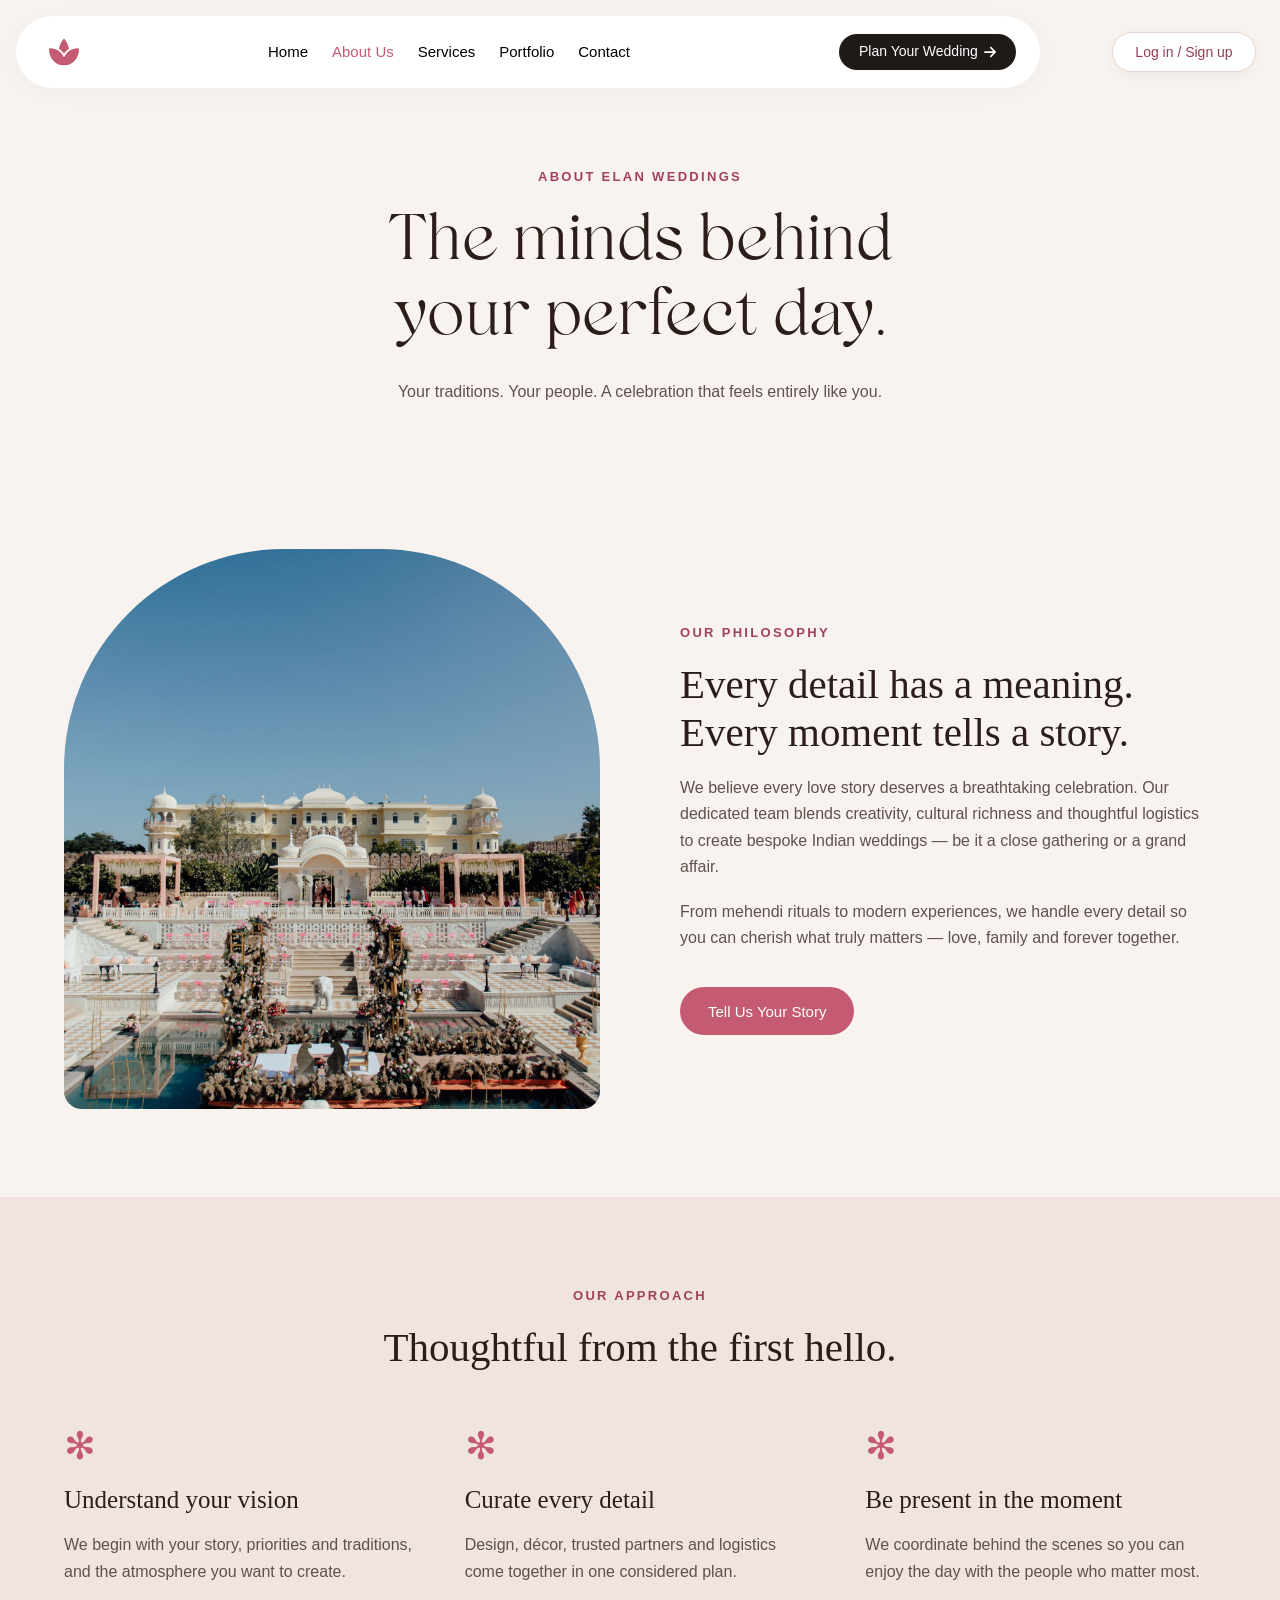
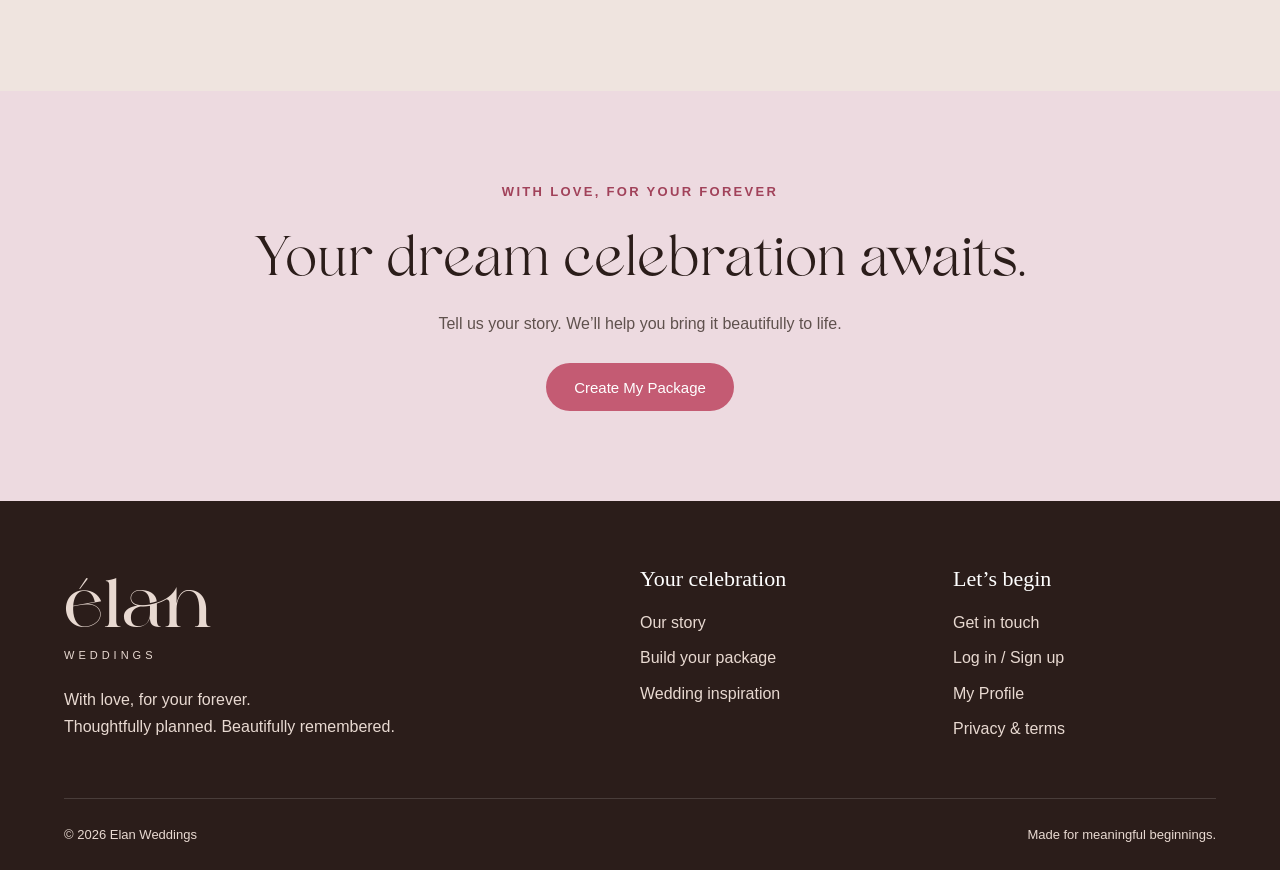
<file: about.html>
<!DOCTYPE html><html lang="en"><head><meta charset="UTF-8"><meta name="viewport" content="width=device-width, initial-scale=1"><meta name="description" content="Elan Weddings — thoughtful Indian wedding planning, bespoke celebrations and a personalized wedding package builder."><meta name="theme-color" content="#c45b73"><title>Our Story | Elan Weddings</title><link rel="icon" href="assets/b7664.svg" type="image/svg+xml"><link rel="stylesheet" href="shared.css"><link rel="stylesheet" href="about.css?v=flat-css-1"><script src="shared.js" defer></script></head><body data-page="about.html"><a class="skip" href="#main">Skip to content</a><header class="nav-wrap"><nav class="nav" aria-label="Main navigation"><a href="home.html" aria-label="Elan Weddings home"><img src="assets/b7664.svg" width="30" height="30" alt="Elan Weddings logo"></a><button class="menu-toggle" aria-expanded="false" aria-controls="nav-links" aria-label="Open navigation">☰</button><div class="nav-links" id="nav-links"><a href="home.html">Home</a><a href="about.html" class="active" aria-current="page">About Us</a><a href="custom-service-builder.html">Services</a><a href="portfolio.html">Portfolio</a><a href="contact.html">Contact</a></div><a class="nav-cta" href="custom-service-builder.html">Plan Your Wedding<img src="assets/c464f.svg" width="12" height="14" alt=""></a></nav></header><div class="account-access" aria-label="Account"><a href="login.html" data-account-link>Log in / Sign up</a></div><main id="main"><section class="page-heading reveal"><p class="eyebrow">ABOUT ELAN WEDDINGS</p><h1>The minds behind<br>your perfect day.</h1><p>Your traditions. Your people. A celebration that feels entirely like you.</p></section><section class="container split section reveal" id="story"><img class="arch-photo" src="assets/f022b.png" alt="A meaningful wedding moment"><div><p class="eyebrow">OUR PHILOSOPHY</p><h2>Every detail has a meaning.<br>Every moment tells a story.</h2><p>We believe every love story deserves a breathtaking celebration. Our dedicated team blends creativity, cultural richness and thoughtful logistics to create bespoke Indian weddings — be it a close gathering or a grand affair.</p><p>From mehendi rituals to modern experiences, we handle every detail so you can cherish what truly matters — love, family and forever together.</p><a class="btn" href="contact.html">Tell Us Your Story</a></div></section><section class="section soft" id="approach"><div class="container"><p class="eyebrow">OUR APPROACH</p><h2>Thoughtful from the first hello.</h2><div class="three-grid"><article><span class="flower">✻</span><h3>Understand your vision</h3><p>We begin with your story, priorities and traditions, and the atmosphere you want to create.</p></article><article><span class="flower">✻</span><h3>Curate every detail</h3><p>Design, décor, trusted partners and logistics come together in one considered plan.</p></article><article><span class="flower">✻</span><h3>Be present in the moment</h3><p>We coordinate behind the scenes so you can enjoy the day with the people who matter most.</p></article></div></div></section><section class="invitation reveal"><div class="container"><p class="eyebrow">WITH LOVE, FOR YOUR FOREVER</p><h2>Your dream celebration awaits.</h2><p>Tell us your story. We’ll help you bring it beautifully to life.</p><a class="btn" href="custom-service-builder.html">Create My Package</a></div></section></main><footer class="footer"><div class="container footer-grid"><div><a class="wordmark" href="home.html">élan<span>WEDDINGS</span></a><p>With love, for your forever.<br>Thoughtfully planned. Beautifully remembered.</p></div><div><h3>Your celebration</h3><a href="about.html">Our story</a><a href="custom-service-builder.html">Build your package</a><a href="portfolio.html">Wedding inspiration</a></div><div><h3>Let’s begin</h3><a href="contact.html">Get in touch</a><a href="login.html">Log in / Sign up</a><a href="profile.html">My Profile</a><a href="privacy.html">Privacy & terms</a></div></div><div class="container footer-bottom"><span>© 2026 Elan Weddings</span><span>Made for meaningful beginnings.</span></div></footer><dialog id="login-dialog" aria-labelledby="login-title">
  <button class="close" data-close aria-label="Close login">×</button>
  <p class="eyebrow">YOUR WEDDING JOURNEY</p>
  <h2 id="login-title">Your forever starts here.</h2>
  <p class="auth-demo-note">Demo only — use sample details. No real account is created. Passwords are not verified, saved or sent.</p>
  <div id="auth-fields">
    <div class="auth-modes" aria-label="Choose signup or login">
      <button class="auth-mode active" type="button" data-mode="signup" aria-pressed="true">Create account</button>
      <button class="auth-mode" type="button" data-mode="login" aria-pressed="false">Log in</button>
    </div>
    <form id="login-form">
      <label id="auth-name-field" for="auth-name">Your name<input id="auth-name" name="name" required maxlength="60" autocomplete="off" placeholder="Your name"></label>
      <label for="auth-email">Email address<input id="auth-email" name="email" type="email" required maxlength="254" autocomplete="off" placeholder="you@example.com"></label>
      <label for="auth-password">Password</label>
      <div class="password-field"><input id="auth-password" type="password" required minlength="8" maxlength="128" autocomplete="new-password" placeholder="At least 8 characters" aria-describedby="password-help"><button type="button" id="toggle-password" aria-label="Show or hide password" aria-controls="auth-password" aria-pressed="false">Show</button></div>
      <p id="password-help" class="small">Use any sample password of 8 or more characters.</p>
      <button class="btn" type="submit" id="auth-submit">Create Demo Profile</button>
    </form>
  </div>
  <div id="auth-success" hidden>
    <span class="auth-check" aria-hidden="true">✓</span>
    <p id="profile-email"></p>
    <p>Your demo profile is ready. Let’s plan something beautiful.</p>
    <a href="profile.html" class="btn">View My Profile</a><a href="custom-service-builder.html" class="btn btn-outline">Explore My Package</a>
    <button class="text-button" id="logout" type="button">Log out & clear demo profile</button>
  </div>
  <p id="login-status" role="status"></p>
</dialog><div id="toast" role="status"></div></body></html>
</file>
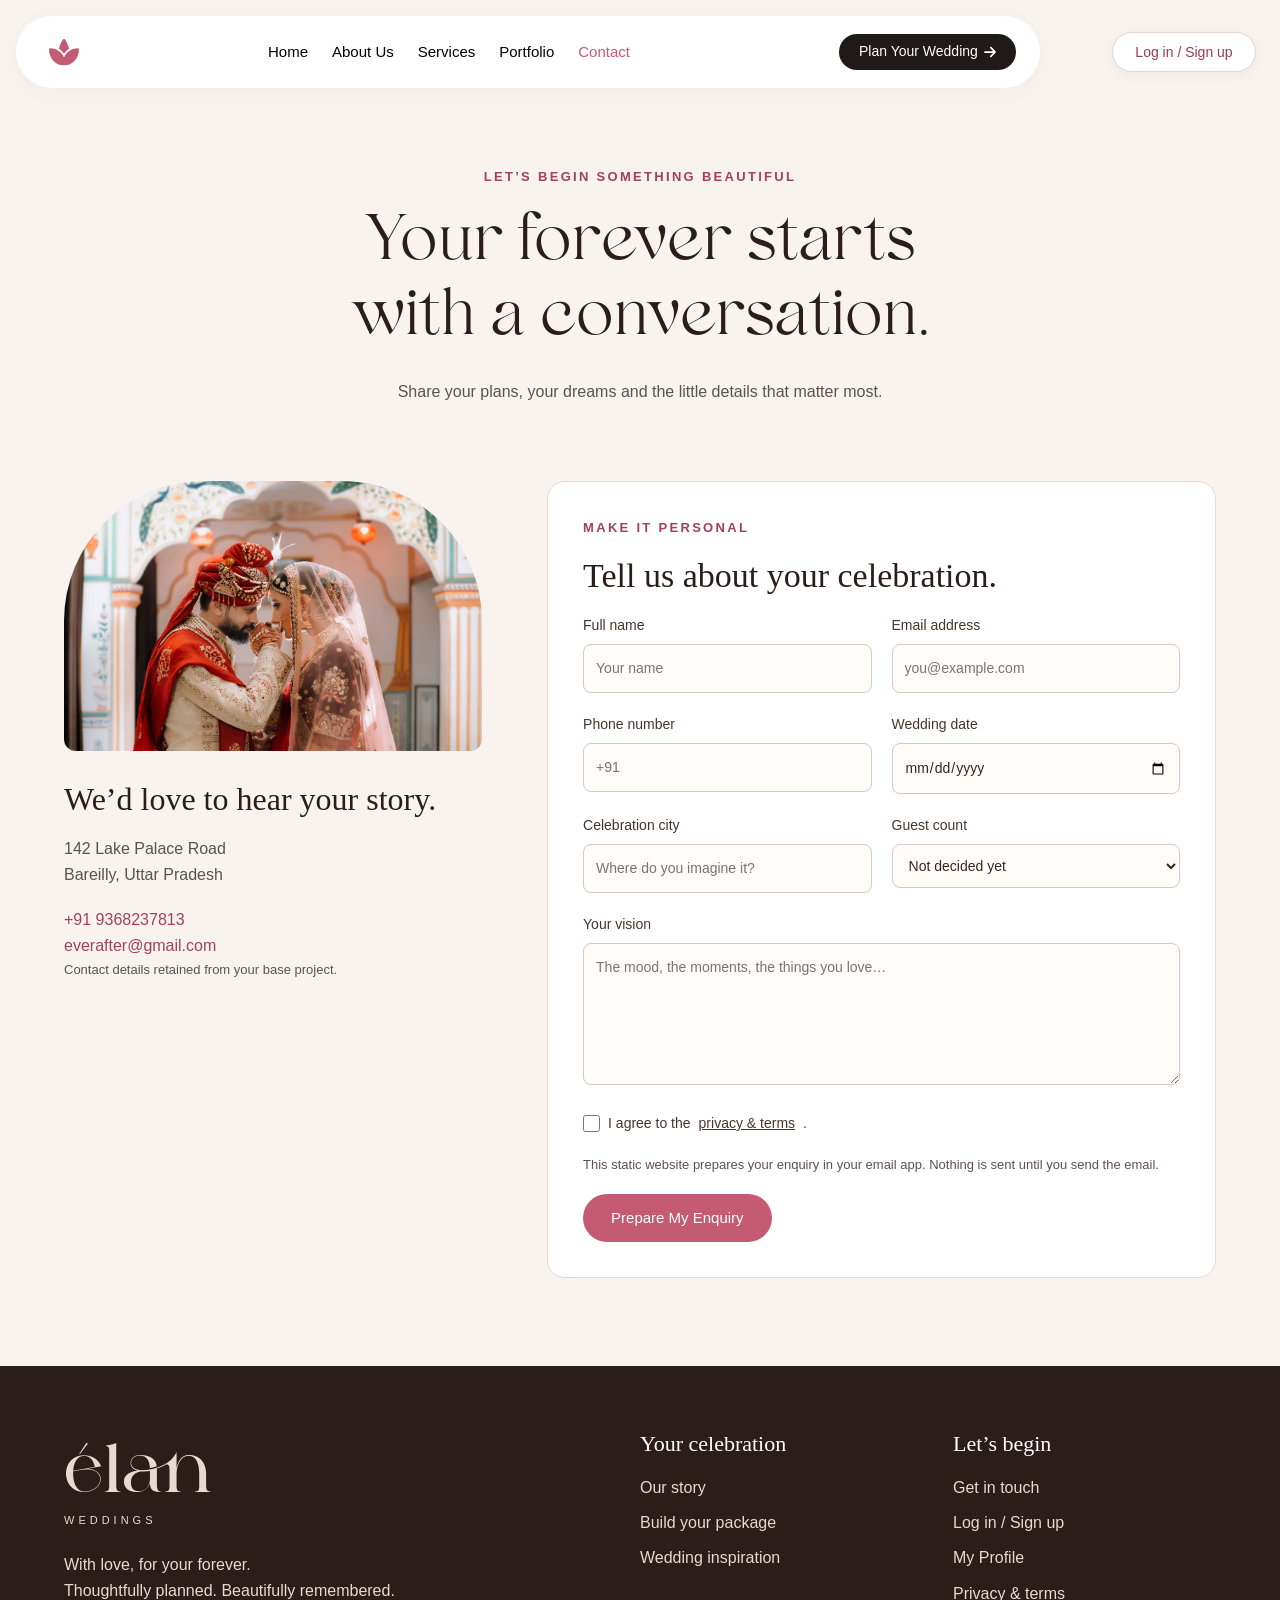
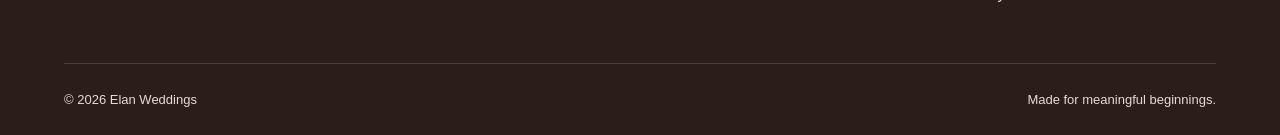
<file: contact.html>
<!DOCTYPE html>
<html lang="en">
<head>
    <meta charset="UTF-8">
    <meta name="viewport" content="width=device-width, initial-scale=1">

    <meta name="description" content="Elan Weddings — thoughtful Indian wedding planning, bespoke celebrations and a personalized wedding package builder.">
    <meta name="theme-color" content="#c45b73">

    <title>Let’s Plan Your Wedding | Elan Weddings</title>

    <link rel="icon" href="assets/b7664.svg" type="image/svg+xml">
    <link rel="stylesheet" href="shared.css">
    <link rel="stylesheet" href="contact.css?v=flat-css-1">

    <script src="shared.js" defer></script>
    <script src="catalog.js" defer></script>
    <script src="contact.js" defer></script>
</head>

<body data-page="contact.html">

    <a class="skip" href="#main">Skip to content</a>

    <!-- Navigation -->
    <header class="nav-wrap">
        <nav class="nav" aria-label="Main navigation">

            <a href="home.html" aria-label="Elan Weddings home">
                <img src="assets/b7664.svg" width="30" height="30" alt="Elan Weddings logo">
            </a>

            <button class="menu-toggle" aria-expanded="false" aria-controls="nav-links" aria-label="Open navigation">
                ☰
            </button>

            <div class="nav-links" id="nav-links">
                <a href="home.html">Home</a>
                <a href="about.html">About Us</a>
                <a href="custom-service-builder.html">Services</a>
                <a href="portfolio.html">Portfolio</a>
                <a href="contact.html" class="active" aria-current="page">Contact</a>
            </div>

            <a class="nav-cta" href="custom-service-builder.html">
                Plan Your Wedding
                <img src="assets/c464f.svg" width="12" height="14" alt="">
            </a>

        </nav>
    </header>

    <!-- Account -->
    <div class="account-access" aria-label="Account">
        <a href="login.html" data-account-link>Log in / Sign up</a>
    </div>

    <main id="main">

        <!-- Page Heading -->
        <section class="page-heading reveal">
            <p class="eyebrow">LET’S BEGIN SOMETHING BEAUTIFUL</p>

            <h1>
                Your forever starts<br>
                with a conversation.
            </h1>

            <p>
                Share your plans, your dreams and the little details that matter most.
            </p>
        </section>

        <!-- Contact Section -->
        <section class="container contact-layout section">

            <!-- Contact Information -->
            <aside class="contact-info">

                <img src="assets/11c8b.png" alt="Romantic wedding setting">

                <h2>We’d love to hear your story.</h2>

                <p>
                    142 Lake Palace Road<br>
                    Bareilly, Uttar Pradesh
                </p>

                <a href="tel:+919368237813">+91 9368237813</a>
                <a href="mailto:everafter@gmail.com">everafter@gmail.com</a>

                <p class="small">
                    Contact details retained from your base project.
                </p>

                <div id="contact-package"></div>

            </aside>

            <!-- Contact Form -->
            <div class="form-panel">

                <p class="eyebrow">MAKE IT PERSONAL</p>

                <h2>Tell us about your celebration.</h2>

                <form id="contact-form">

                    <div class="form-grid">

                        <label>
                            Full name
                            <input name="name" required maxlength="80" autocomplete="name" placeholder="Your name">
                        </label>

                        <label>
                            Email address
                            <input name="email" type="email" required autocomplete="email" placeholder="you@example.com">
                        </label>

                        <label>
                            Phone number
                            <input name="phone" type="tel" required pattern="[+0-9() .-]{7,20}" autocomplete="tel" placeholder="+91">
                        </label>

                        <label>
                            Wedding date
                            <input name="date" type="date">
                        </label>

                        <label>
                            Celebration city
            <input name="city" maxlength="100" placeholder="Where do you imagine it?">
                        </label>

                        <label>
                            Guest count
                            <select name="guests">
                                <option value="Not decided">Not decided yet</option>
                                <option>Up to 100</option>
                                <option>100–300</option>
                                <option>300–600</option>
                                <option>600+</option>
                            </select>
                        </label>

                    </div>

                    <label>
                        Your vision
                        <textarea name="message" rows="5" maxlength="3000" placeholder="The mood, the moments, the things you love…" required></textarea>
                    </label>

                    <label class="consent">
                        <input type="checkbox" required>
                        I agree to the <a href="privacy.html">privacy & terms</a>.
                    </label>

                    <p class="small">
                        This static website prepares your enquiry in your email app.
                        Nothing is sent until you send the email.
                    </p>

                    <button class="btn" type="submit">
                        Prepare My Enquiry
                    </button>

                    <!-- Enquiry Result -->
                    <div id="enquiry-result" hidden role="status">

                        <h3>Your enquiry is ready.</h3>

                        <p>
                            Open your email app to review and send it, or download a copy.
                        </p>

                        <a class="btn" id="send-email">Open Email App</a>

                        <button class="btn btn-outline" type="button" id="download-enquiry">
                            Download Enquiry
                        </button>

                    </div>

                </form>

            </div>

        </section>

    </main>

    <!-- Footer -->
    <footer class="footer">

        <div class="container footer-grid">

            <div>
                <a class="wordmark" href="home.html">
                    élan<span>WEDDINGS</span>
                </a>

                <p>
                    With love, for your forever.<br>
                    Thoughtfully planned. Beautifully remembered.
                </p>
            </div>

            <div>
                <h3>Your celebration</h3>
                <a href="about.html">Our story</a>
                <a href="custom-service-builder.html">Build your package</a>
                <a href="portfolio.html">Wedding inspiration</a>
            </div>

            <div>
                <h3>Let’s begin</h3>
                <a href="contact.html">Get in touch</a>
                <a href="login.html">Log in / Sign up</a>
                <a href="profile.html">My Profile</a>
                <a href="privacy.html">Privacy & terms</a>
            </div>

        </div>

        <div class="container footer-bottom">
            <span>© 2026 Elan Weddings</span>
            <span>Made for meaningful beginnings.</span>
        </div>

    </footer>

    <!-- Login Dialog -->
    <dialog id="login-dialog" aria-labelledby="login-title">

        <button class="close" data-close aria-label="Close login">×</button>

        <p class="eyebrow">YOUR WEDDING JOURNEY</p>

        <h2 id="login-title">Your forever starts here.</h2>

        <p class="auth-demo-note">
            Demo only — use sample details. No real account is created.
            Passwords are not verified, saved or sent.
        </p>

        <div id="auth-fields">

            <div class="auth-modes" aria-label="Choose signup or login">

                <button class="auth-mode active" type="button" data-mode="signup" aria-pressed="true">
                    Create account
                </button>

                <button class="auth-mode" type="button" data-mode="login" aria-pressed="false">
                    Log in
                </button>

            </div>

            <form id="login-form">

                <label id="auth-name-field" for="auth-name">
                    Your name
                    <input id="auth-name" name="name" required maxlength="60" autocomplete="off" placeholder="Your name">
                </label>

                <label for="auth-email">
                    Email address
                    <input id="auth-email" name="email" type="email" required maxlength="254" autocomplete="off" placeholder="you@example.com">
                </label>

                <label for="auth-password">Password</label>

                <div class="password-field">

                    <input
                        id="auth-password"
                        type="password"
                        required
                        minlength="8"
                        maxlength="128"
                        autocomplete="new-password"
                        placeholder="At least 8 characters"
                        aria-describedby="password-help"
                    >

                    <button
                        type="button"
                        id="toggle-password"
                        aria-label="Show or hide password"
                        aria-controls="auth-password"
                        aria-pressed="false"
                    >
                        Show
                    </button>

                </div>

                <p id="password-help" class="small">
                    Use any sample password of 8 or more characters.
                </p>

                <button class="btn" type="submit" id="auth-submit">
                    Create Demo Profile
                </button>

            </form>

        </div>

        <!-- Auth Success -->
        <div id="auth-success" hidden>

            <span class="auth-check" aria-hidden="true">✓</span>

            <p id="profile-email"></p>

            <p>
                Your demo profile is ready. Let’s plan something beautiful.
            </p>

            <a href="profile.html" class="btn">View My Profile</a>

            <a href="custom-service-builder.html" class="btn btn-outline">
                Explore My Package
            </a>

            <button class="text-button" id="logout" type="button">
                Log out & clear demo profile
            </button>

        </div>

        <p id="login-status" role="status"></p>

    </dialog>

    <!-- Toast Notification -->
    <div id="toast" role="status"></div>

</body>
</html>
</file>
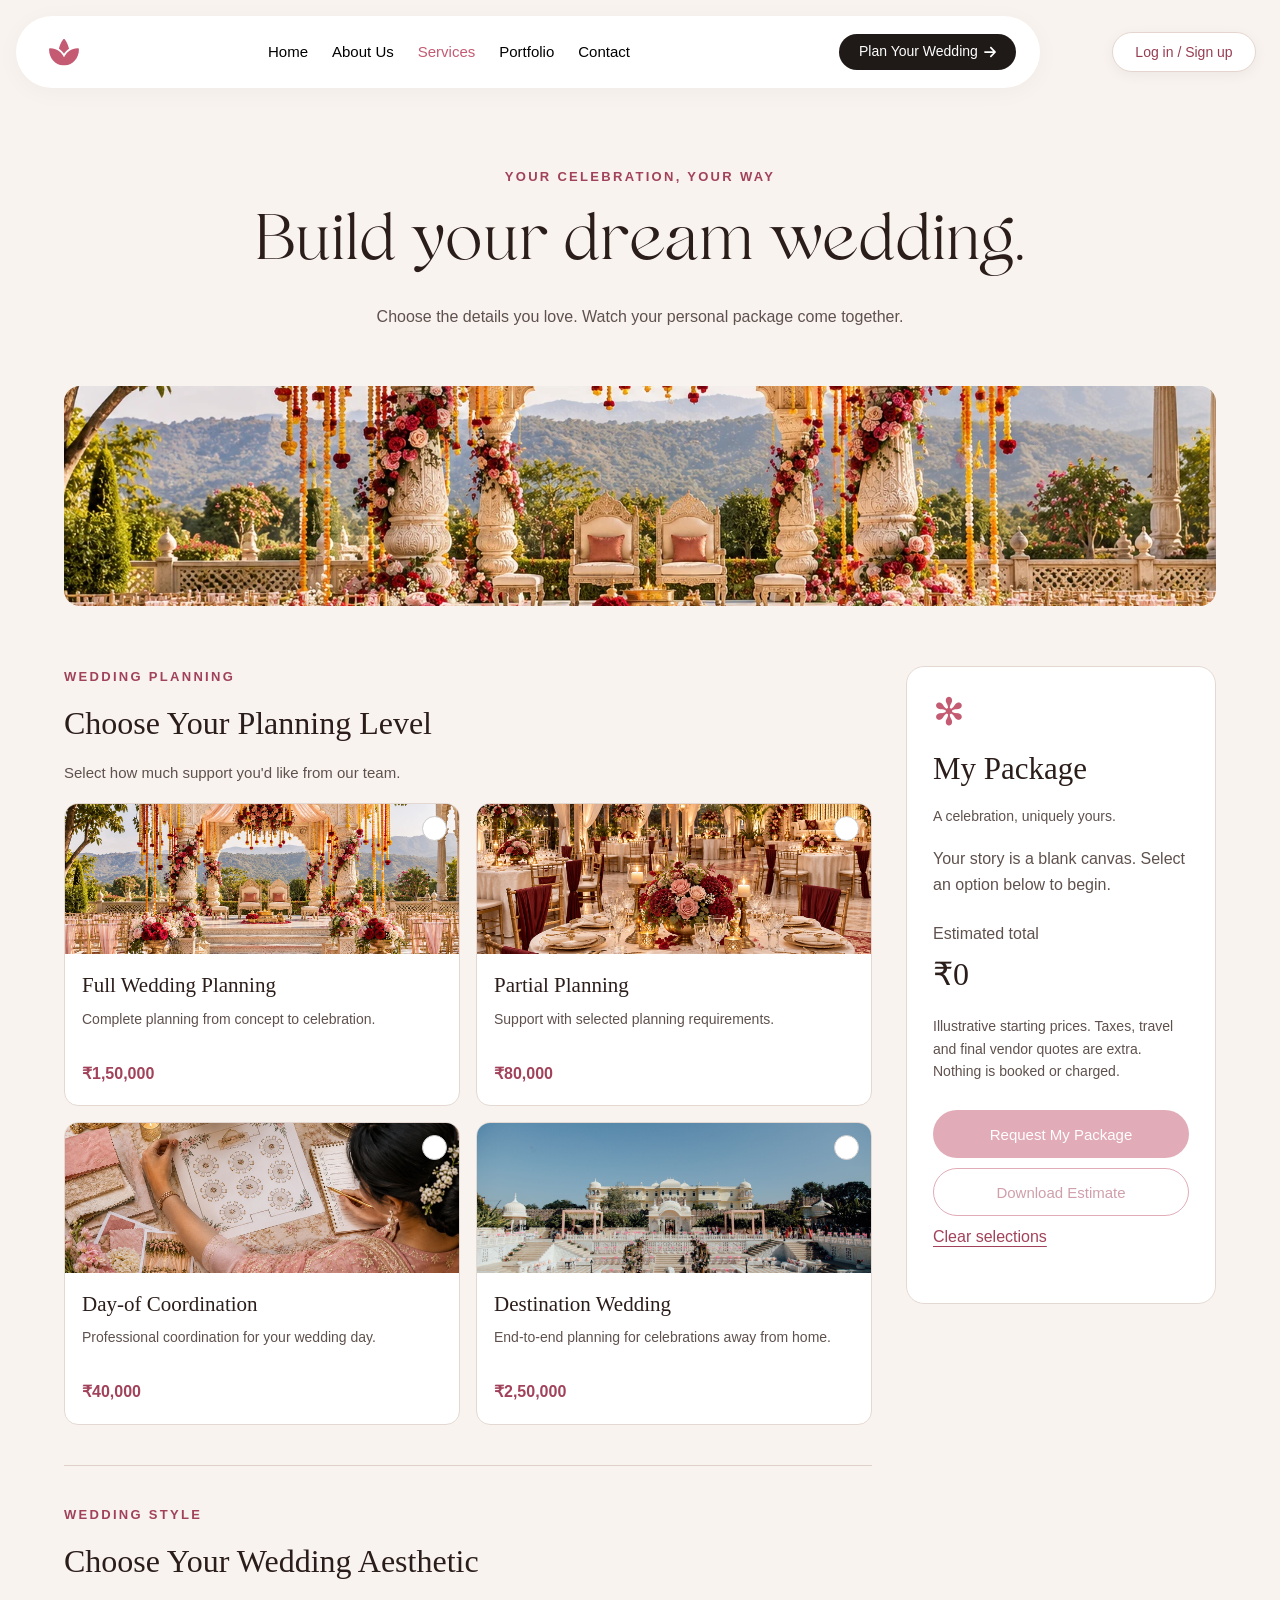
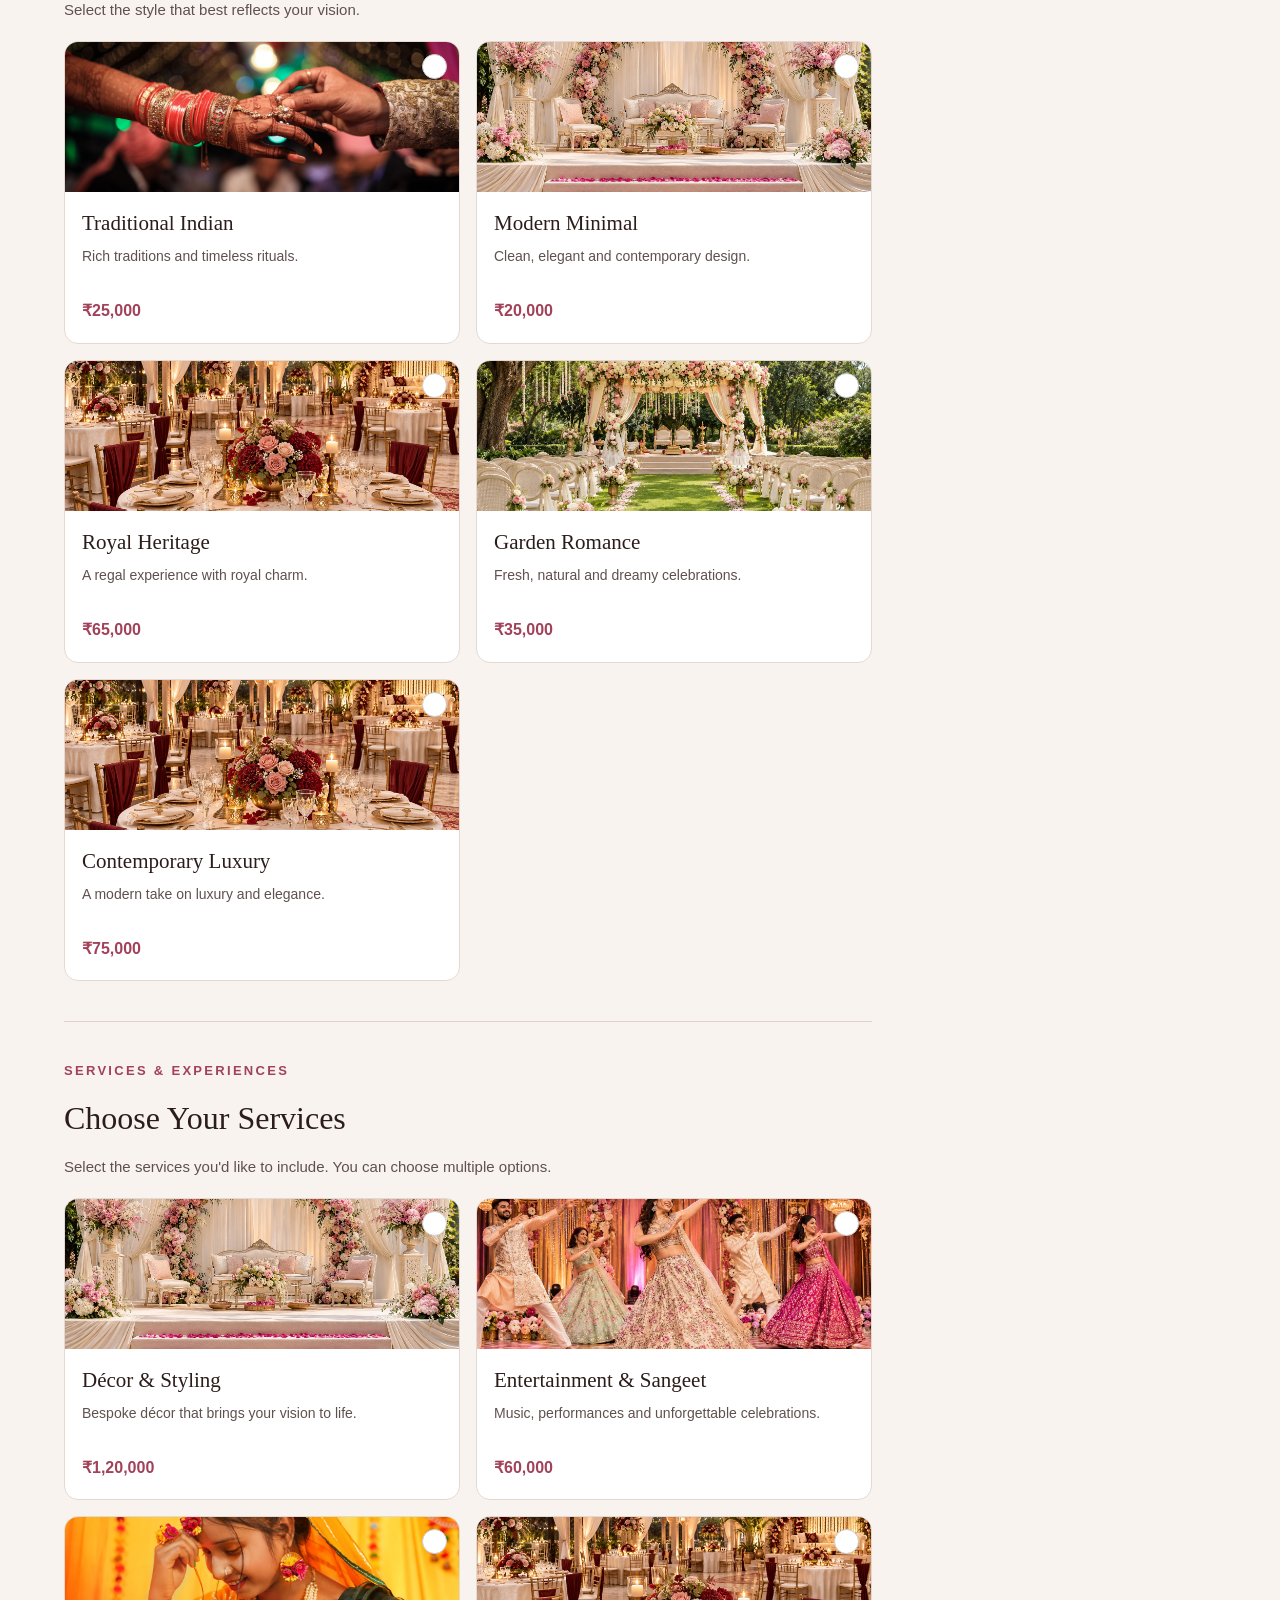
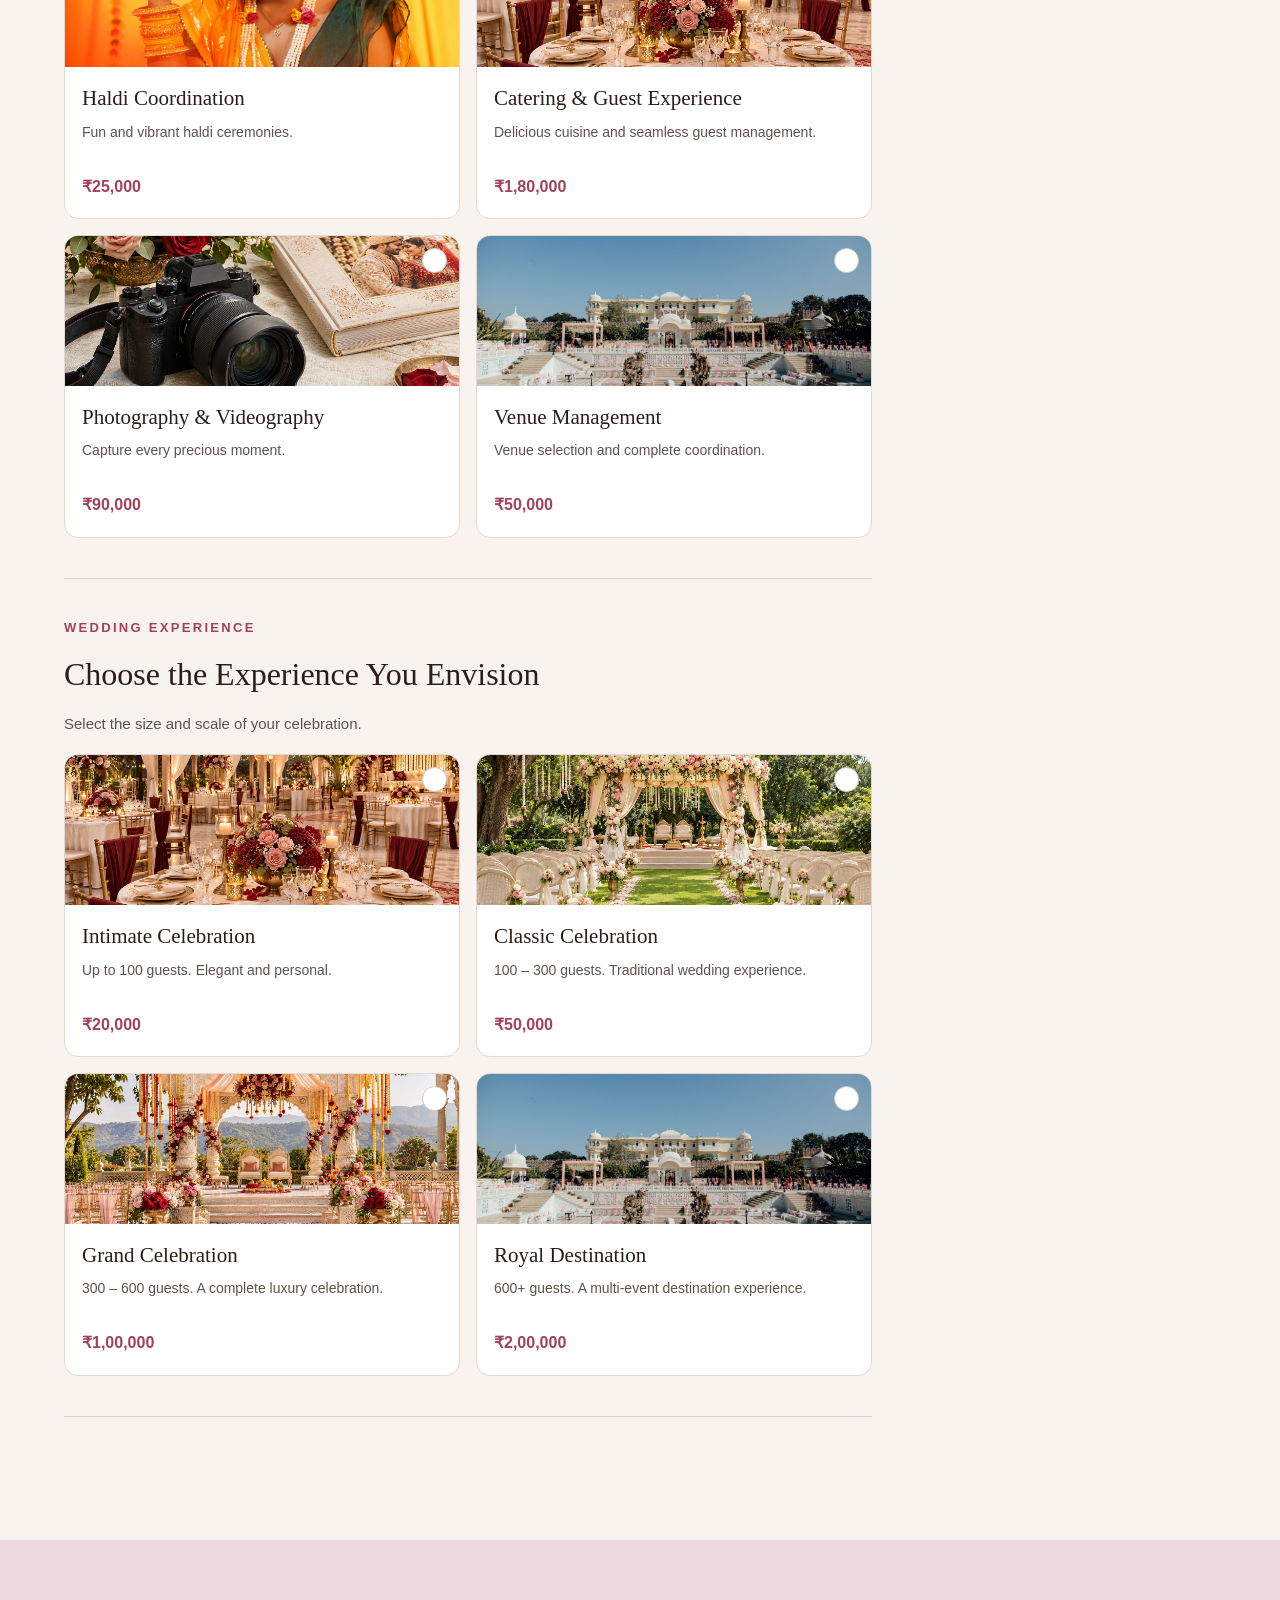
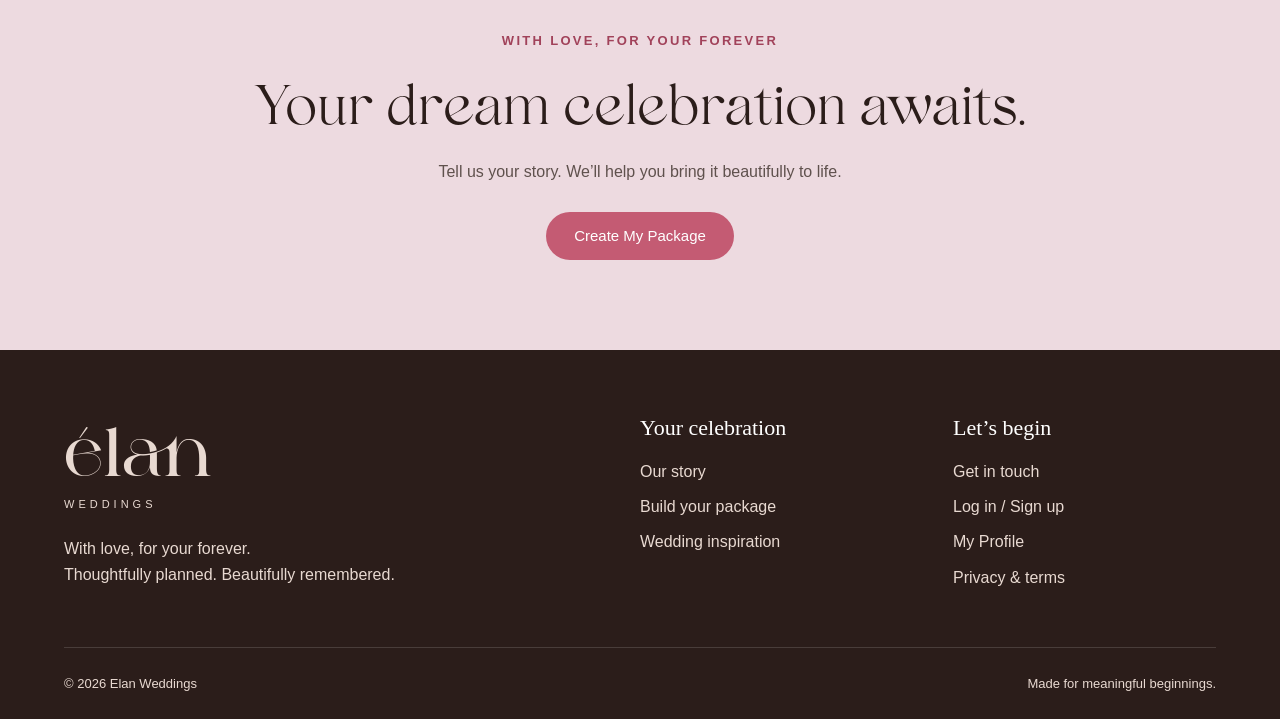
<file: custom-service-builder.html>
<!DOCTYPE html><html lang="en"><head><meta charset="UTF-8">
  <meta name="viewport" content="width=device-width, initial-scale=1">
  <meta name="description" content="Elan Weddings — thoughtful Indian wedding planning, bespoke celebrations and a personalized wedding package builder.">
  <meta name="theme-color" content="#c45b73"><title>Build Your Package | Elan Weddings</title><link rel="icon" href="assets/b7664.svg" type="image/svg+xml">
  <link rel="stylesheet" href="shared.css"><link rel="stylesheet" href="custom-service-builder.css?v=flat-css-1"><script src="shared.js" defer>

  </script><script src="catalog.js" defer></script><script src="custom-service-builder.js" defer></script>
  </head><body data-page="custom-service-builder.html"><a class="skip" href="#main">Skip to content</a><header class="nav-wrap"><nav class="nav" aria-label="Main navigation">
    <a href="home.html" aria-label="Elan Weddings home"><img src="assets/b7664.svg" width="30" height="30" alt="Elan Weddings logo"></a>
    <button class="menu-toggle" aria-expanded="false" aria-controls="nav-links" aria-label="Open navigation">☰</button>
    <div class="nav-links" id="nav-links"><a href="home.html">Home</a><a href="about.html">About Us</a><a href="custom-service-builder.html" class="active" aria-current="page">Services</a>
      <a href="portfolio.html">Portfolio</a><a href="contact.html">Contact</a></div>
      <a class="nav-cta" aria-current="page" href="custom-service-builder.html">Plan Your Wedding
        <img src="assets/c464f.svg" width="12" height="14" alt=""></a></nav></header><div class="account-access" aria-label="Account">
          <a href="login.html" data-account-link>Log in / Sign up</a></div><main id="main"><section class="page-heading reveal">
            <p class="eyebrow">YOUR CELEBRATION, YOUR WAY</p><h1>Build your dream wedding.</h1><p>Choose the details you love. Watch your personal package come together.</p>
          </section><div class="builder-cover"><img src="assets/wedding-hero-hd.webp" alt="Wedding celebration inspiration"></div><div class="container builder-layout"><div class="builder-main">

      <!-- STEP 01 — PLANNING -->
      <section class="step">
        <div class="step-number">01</div>
        <div class="step-body">
          <p class="step-kicker">Wedding planning</p>
          <h2>Choose Your Planning Level</h2>
          <p class="step-sub">Select how much support you'd like from our team.</p>

          <div class="cards cards-4">
            <button class="option-card" data-group="planning" data-value="Full Wedding Planning" type="button" data-id="planning-0" data-price="150000" aria-pressed="false">
              <span class="card-media"><img src="assets/wedding-hero-hd.webp" alt=""><span class="badge"></span></span>
              <span class="card-title">Full Wedding Planning</span>
              <span class="card-desc">Complete planning from concept to celebration.</span>
            <span class="card-price">₹150,000</span></button>
            <button class="option-card" data-group="planning" data-value="Partial Planning" type="button" data-id="planning-1" data-price="80000" aria-pressed="false">
              <span class="card-media"><img src="assets/wedding-reception-hd.webp" alt=""><span class="badge"></span></span>
              <span class="card-title">Partial Planning</span>
              <span class="card-desc">Support with selected planning requirements.</span>
            <span class="card-price">₹80,000</span></button>
            <button class="option-card" data-group="planning" data-value="Day-of Coordination" type="button" data-id="planning-2" data-price="40000" aria-pressed="false">
              <span class="card-media"><img src="assets/wedding-planner-hd.webp" alt=""><span class="badge"></span></span>
              <span class="card-title">Day-of Coordination</span>
              <span class="card-desc">Professional coordination for your wedding day.</span>
            <span class="card-price">₹40,000</span></button>
            <button class="option-card" data-group="planning" data-value="Destination Wedding" type="button" data-id="planning-3" data-price="250000" aria-pressed="false">
              <span class="card-media"><img src="assets/f022b.png" alt=""><span class="badge"></span></span>
              <span class="card-title">Destination Wedding</span>
              <span class="card-desc">End-to-end planning for celebrations away from home.</span>
            <span class="card-price">₹250,000</span></button>
          </div>
        </div>
      </section>

      <!-- STEP 02 — STYLE -->
      <section class="step">
        <div class="step-number">02</div>
        <div class="step-body">
          <p class="step-kicker">Wedding style</p>
          <h2>Choose Your Wedding Aesthetic</h2>
          <p class="step-sub">Select the style that best reflects your vision.</p>

          <div class="cards cards-5">
            <button class="option-card" data-group="style" data-value="Traditional Indian" type="button" data-id="style-0" data-price="25000" aria-pressed="false">
              <span class="card-media"><img src="assets/5059a.png" alt=""><span class="badge"></span></span>
              <span class="card-title">Traditional Indian</span>
              <span class="card-desc">Rich traditions and timeless rituals.</span>
            <span class="card-price">₹25,000</span></button>
            <button class="option-card" data-group="style" data-value="Modern Minimal" type="button" data-id="style-1" data-price="20000" aria-pressed="false">
              <span class="card-media"><img src="assets/wedding-decor-hd.webp" alt=""><span class="badge"></span></span>
              <span class="card-title">Modern Minimal</span>
              <span class="card-desc">Clean, elegant and contemporary design.</span>
            <span class="card-price">₹20,000</span></button>
            <button class="option-card" data-group="style" data-value="Royal Heritage" type="button" data-id="style-2" data-price="65000" aria-pressed="false">
              <span class="card-media"><img src="assets/wedding-reception-hd.webp" alt=""><span class="badge"></span></span>
              <span class="card-title">Royal Heritage</span>
              <span class="card-desc">A regal experience with royal charm.</span>
            <span class="card-price">₹65,000</span></button>
            <button class="option-card" data-group="style" data-value="Garden Romance" type="button" data-id="style-3" data-price="35000" aria-pressed="false">
              <span class="card-media"><img src="assets/wedding-garden-hd.webp" alt=""><span class="badge"></span></span>
              <span class="card-title">Garden Romance</span>
              <span class="card-desc">Fresh, natural and dreamy celebrations.</span>
            <span class="card-price">₹35,000</span></button>
            <button class="option-card" data-group="style" data-value="Contemporary Luxury" type="button" data-id="style-4" data-price="75000" aria-pressed="false">
              <span class="card-media"><img src="assets/wedding-reception-hd.webp" alt=""><span class="badge"></span></span>
              <span class="card-title">Contemporary Luxury</span>
              <span class="card-desc">A modern take on luxury and elegance.</span>
            <span class="card-price">₹75,000</span></button>
          </div>
        </div>
      </section>

      <!-- STEP 03 — SERVICES -->
      <section class="step">
        <div class="step-number">03</div>
        <div class="step-body">
          <p class="step-kicker">Services &amp; experiences</p>
          <h2>Choose Your Services</h2>
          <p class="step-sub">Select the services you'd like to include. You can choose multiple options.</p>

          <div class="cards cards-3">
            <button class="option-card" data-group="services" data-value="Décor & Styling" type="button" data-id="services-0" data-price="120000" aria-pressed="false">
              <span class="card-media"><img src="assets/wedding-decor-hd.webp" alt=""><span class="badge"></span></span>
              <span class="card-title">Décor &amp; Styling</span>
              <span class="card-desc">Bespoke décor that brings your vision to life.</span>
            <span class="card-price">₹120,000</span></button>
            <button class="option-card" data-group="services" data-value="Entertainment & Sangeet" type="button" data-id="services-1" data-price="60000" aria-pressed="false">
              <span class="card-media"><img src="assets/wedding-sangeet-hd.webp" alt=""><span class="badge"></span></span>
              <span class="card-title">Entertainment &amp; Sangeet</span>
              <span class="card-desc">Music, performances and unforgettable celebrations.</span>
            <span class="card-price">₹60,000</span></button>
            <button class="option-card" data-group="services" data-value="Haldi Coordination" type="button" data-id="services-2" data-price="25000" aria-pressed="false">
              <span class="card-media"><img src="assets/32705.png" alt=""><span class="badge"></span></span>
              <span class="card-title">Haldi Coordination</span>
              <span class="card-desc">Fun and vibrant haldi ceremonies.</span>
            <span class="card-price">₹25,000</span></button>
            <button class="option-card" data-group="services" data-value="Catering & Guest Experience" type="button" data-id="services-3" data-price="180000" aria-pressed="false">
              <span class="card-media"><img src="assets/wedding-reception-hd.webp" alt=""><span class="badge"></span></span>
              <span class="card-title">Catering &amp; Guest Experience</span>
              <span class="card-desc">Delicious cuisine and seamless guest management.</span>
            <span class="card-price">₹180,000</span></button>
            <button class="option-card" data-group="services" data-value="Photography & Videography" type="button" data-id="services-4" data-price="90000" aria-pressed="false">
              <span class="card-media"><img src="assets/wedding-photography-hd.webp" alt=""><span class="badge"></span></span>
              <span class="card-title">Photography &amp; Videography</span>
              <span class="card-desc">Capture every precious moment.</span>
            <span class="card-price">₹90,000</span></button>
            <button class="option-card" data-group="services" data-value="Venue Management" type="button" data-id="services-5" data-price="50000" aria-pressed="false">
              <span class="card-media"><img src="assets/f022b.png" alt=""><span class="badge"></span></span>
              <span class="card-title">Venue Management</span>
              <span class="card-desc">Venue selection and complete coordination.</span>
            <span class="card-price">₹50,000</span></button>
          </div>
        </div>
      </section>

      <!-- STEP 04 — EXPERIENCE -->
      <section class="step">
        <div class="step-number">04</div>
        <div class="step-body">
          <p class="step-kicker">Wedding experience</p>
          <h2>Choose the Experience You Envision</h2>
          <p class="step-sub">Select the size and scale of your celebration.</p>

          <div class="cards cards-4">
            <button class="option-card" data-group="experience" data-value="Intimate Celebration" type="button" data-id="experience-0" data-price="20000" aria-pressed="false">
              <span class="card-media"><img src="assets/wedding-reception-hd.webp" alt=""><span class="badge"></span></span>
              <span class="card-title">Intimate Celebration</span>
              <span class="card-desc">Up to 100 guests. Elegant and personal.</span>
            <span class="card-price">₹20,000</span></button>
            <button class="option-card" data-group="experience" data-value="Classic Celebration" type="button" data-id="experience-1" data-price="50000" aria-pressed="false">
              <span class="card-media"><img src="assets/wedding-garden-hd.webp" alt=""><span class="badge"></span></span>
              <span class="card-title">Classic Celebration</span>
              <span class="card-desc">100 – 300 guests. Traditional wedding experience.</span>
            <span class="card-price">₹50,000</span></button>
            <button class="option-card" data-group="experience" data-value="Grand Celebration" type="button" data-id="experience-2" data-price="100000" aria-pressed="false">
              <span class="card-media"><img src="assets/wedding-hero-hd.webp" alt=""><span class="badge"></span></span>
              <span class="card-title">Grand Celebration</span>
              <span class="card-desc">300 – 600 guests. A complete luxury celebration.</span>
            <span class="card-price">₹100,000</span></button>
            <button class="option-card" data-group="experience" data-value="Royal Destination" type="button" data-id="experience-3" data-price="200000" aria-pressed="false">
              <span class="card-media"><img src="assets/f022b.png" alt=""><span class="badge"></span></span>
              <span class="card-title">Royal Destination</span>
              <span class="card-desc">600+ guests. A multi-event destination experience.</span>
            <span class="card-price">₹200,000</span></button>
          </div>
        </div>
      </section>

    </div><aside class="sidebar"><div class="sidebar-card"><span class="flower">✻</span><h2>My Package</h2><p>A celebration, uniquely yours.</p><div id="package-items"></div><div class="package-total"><span>Estimated total</span><strong id="package-total" aria-live="polite">₹0</strong></div><p class="small">Illustrative starting prices. Taxes, travel and final vendor quotes are extra. Nothing is booked or charged.</p><button class="btn" id="request-package">Request My Package</button><button class="btn btn-outline" id="download-package">Download Estimate</button><button class="text-button" id="clear-package">Clear selections</button><p class="small" id="save-status" role="status"></p></div></aside></div><section class="invitation reveal"><div class="container"><p class="eyebrow">WITH LOVE, FOR YOUR FOREVER</p><h2>Your dream celebration awaits.</h2><p>Tell us your story. We’ll help you bring it beautifully to life.</p><a class="btn" href="custom-service-builder.html">Create My Package</a></div></section></main><footer class="footer"><div class="container footer-grid"><div><a class="wordmark" href="home.html">élan<span>WEDDINGS</span></a><p>With love, for your forever.<br>Thoughtfully planned. Beautifully remembered.</p></div><div><h3>Your celebration</h3><a href="about.html">Our story</a><a href="custom-service-builder.html">Build your package</a><a href="portfolio.html">Wedding inspiration</a></div><div><h3>Let’s begin</h3><a href="contact.html">Get in touch</a><a href="login.html">Log in / Sign up</a><a href="profile.html">My Profile</a><a href="privacy.html">Privacy & terms</a></div></div><div class="container footer-bottom"><span>© 2026 Elan Weddings</span><span>Made for meaningful beginnings.</span></div></footer><dialog id="login-dialog" aria-labelledby="login-title">
  <button class="close" data-close aria-label="Close login">×</button>
  <p class="eyebrow">YOUR WEDDING JOURNEY</p>
  <h2 id="login-title">Your forever starts here.</h2>
  <p class="auth-demo-note">Demo only — use sample details. No real account is created. Passwords are not verified, saved or sent.</p>
  <div id="auth-fields">
    <div class="auth-modes" aria-label="Choose signup or login">
      <button class="auth-mode active" type="button" data-mode="signup" aria-pressed="true">Create account</button>
      <button class="auth-mode" type="button" data-mode="login" aria-pressed="false">Log in</button>
    </div>
    <form id="login-form">
      <label id="auth-name-field" for="auth-name">Your name<input id="auth-name" name="name" required maxlength="60" autocomplete="off" placeholder="Your name"></label>
      <label for="auth-email">Email address<input id="auth-email" name="email" type="email" required maxlength="254" autocomplete="off" placeholder="you@example.com"></label>
      <label for="auth-password">Password</label>
      <div class="password-field"><input id="auth-password" type="password" required minlength="8" maxlength="128" autocomplete="new-password" placeholder="At least 8 characters" aria-describedby="password-help"><button type="button" id="toggle-password" aria-label="Show or hide password" aria-controls="auth-password" aria-pressed="false">Show</button></div>
      <p id="password-help" class="small">Use any sample password of 8 or more characters.</p>
      <button class="btn" type="submit" id="auth-submit">Create Demo Profile</button>
    </form>
  </div>
  <div id="auth-success" hidden>
    <span class="auth-check" aria-hidden="true">✓</span>
    <p id="profile-email"></p>
    <p>Your demo profile is ready. Let’s plan something beautiful.</p>
    <a href="profile.html" class="btn">View My Profile</a><a href="custom-service-builder.html" class="btn btn-outline">Explore My Package</a>
    <button class="text-button" id="logout" type="button">Log out & clear demo profile</button>
  </div>
  <p id="login-status" role="status"></p>
</dialog><div id="toast" role="status"></div></body></html>
</file>
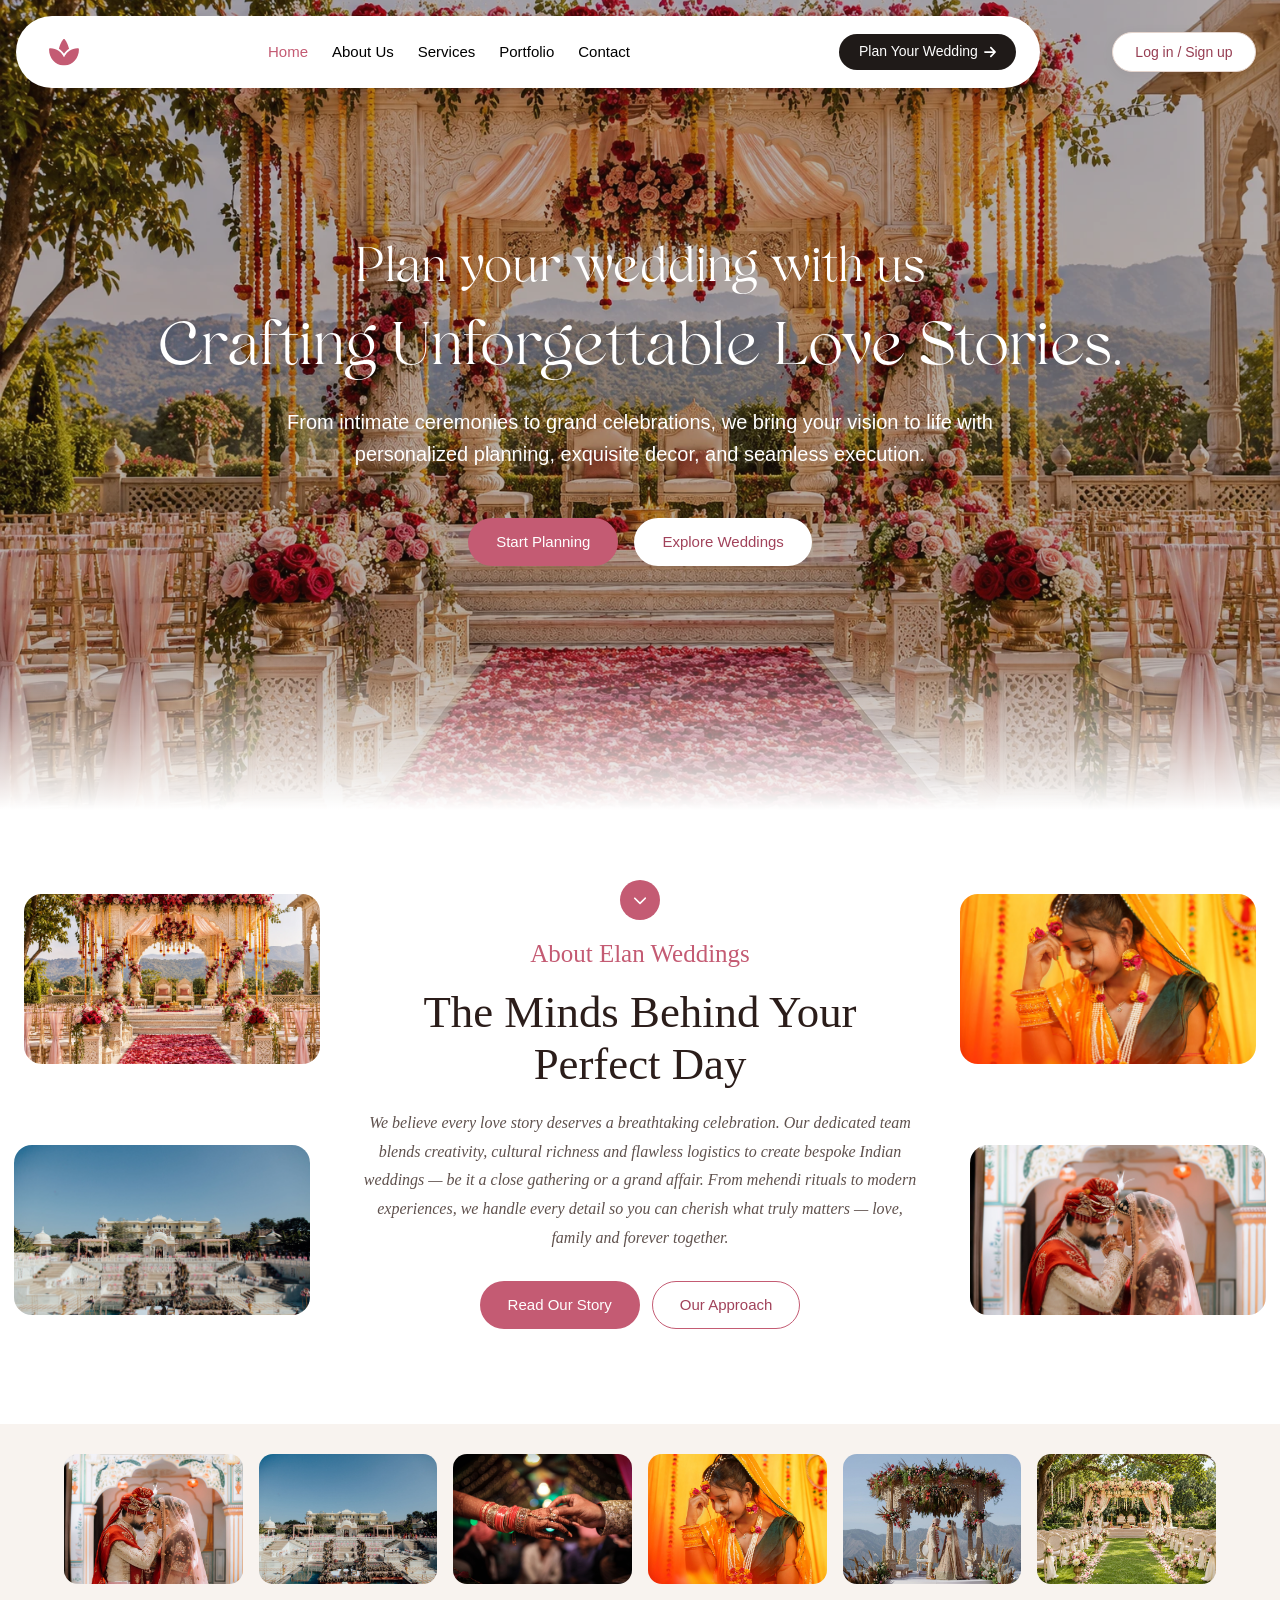
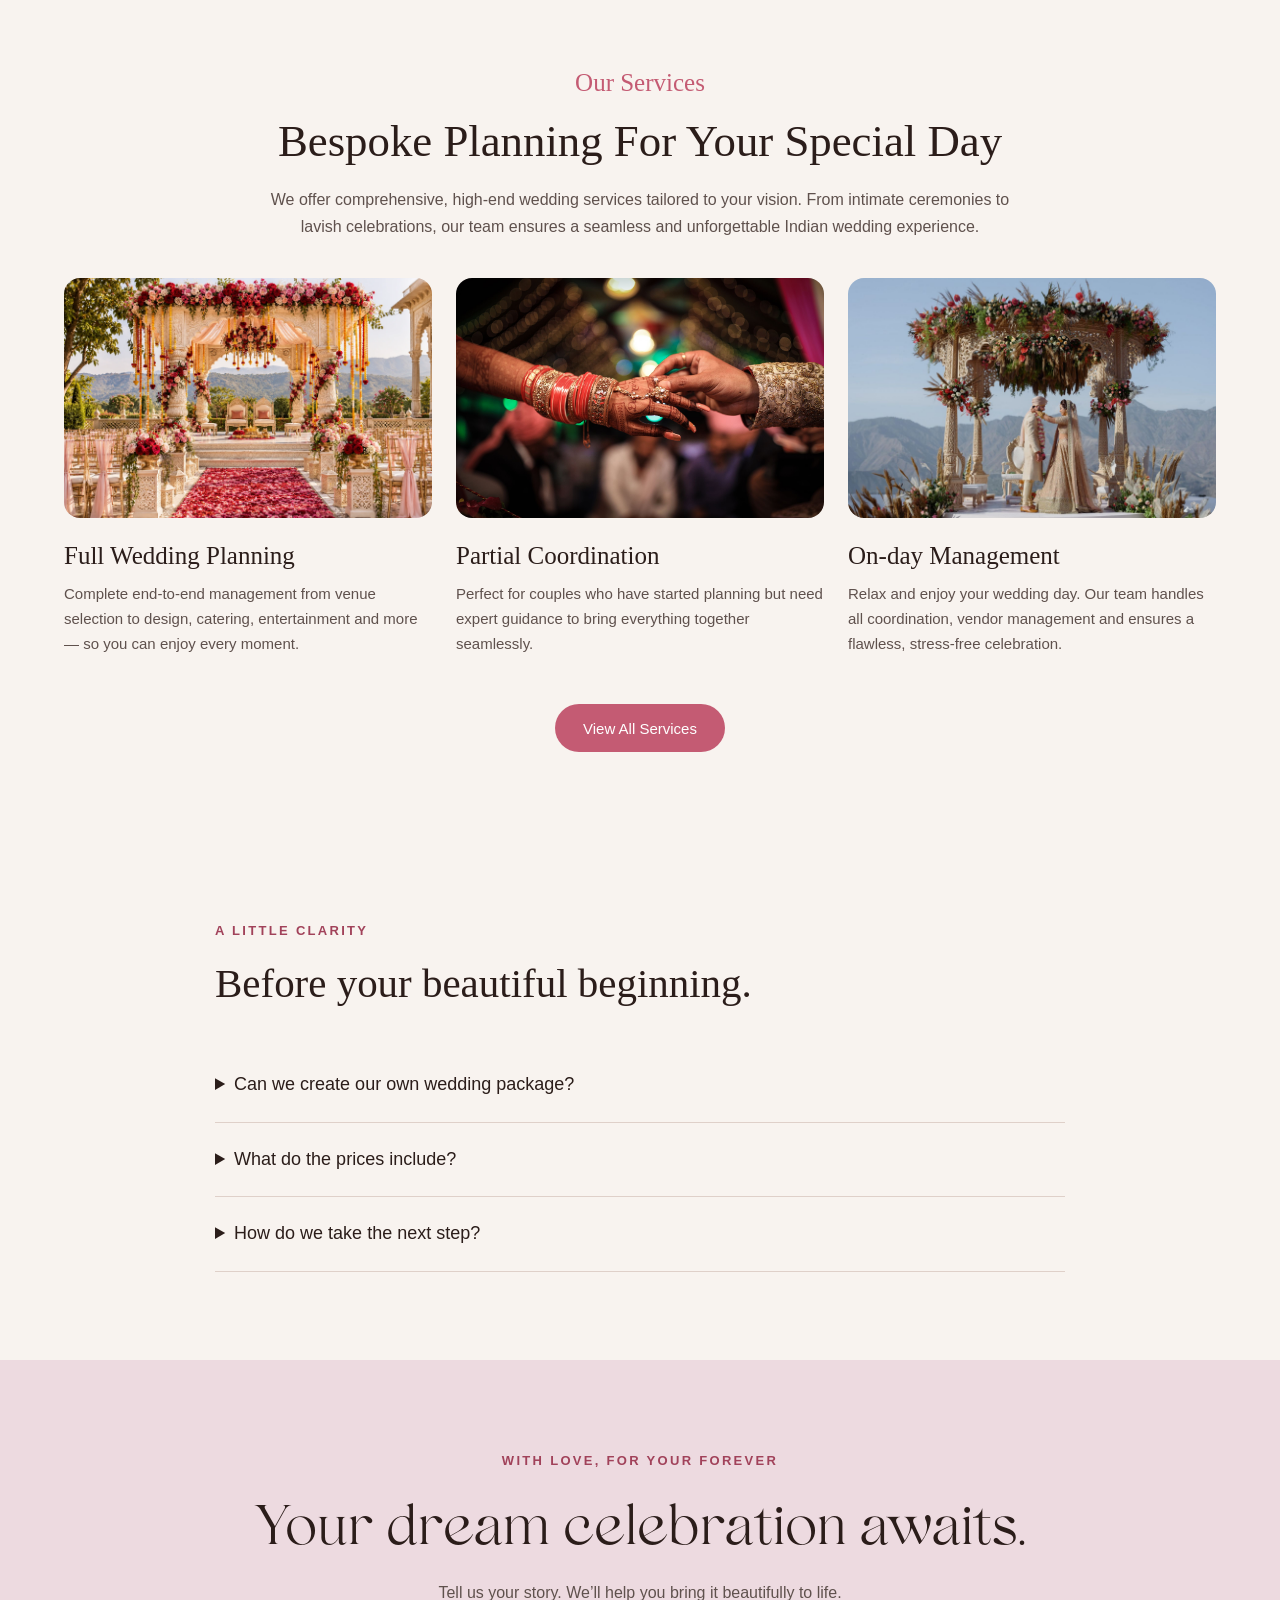
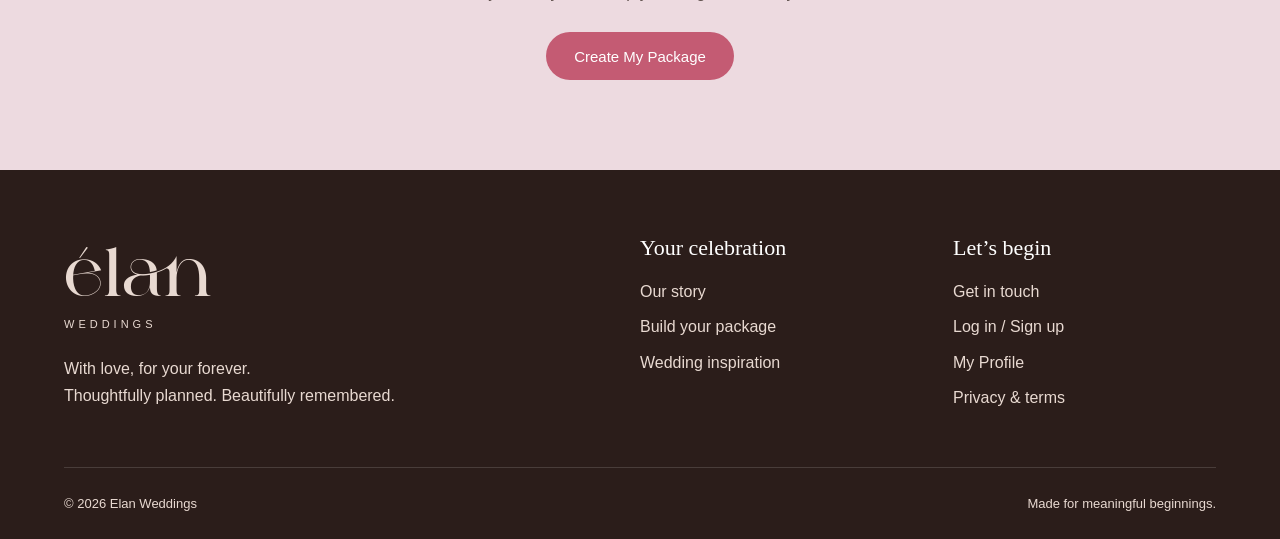
<file: home.html>
<!DOCTYPE html><html lang="en"><head><meta charset="UTF-8"><meta name="viewport" content="width=device-width, initial-scale=1"><meta name="description" content="Elan Weddings — thoughtful Indian wedding planning, bespoke celebrations and a personalized wedding package builder."><meta name="theme-color" content="#c45b73"><title>Bespoke Indian Wedding Planning | Elan Weddings</title><link rel="icon" href="assets/b7664.svg" type="image/svg+xml"><script>document.documentElement.classList.add("js-motion");</script><link rel="stylesheet" href="shared.css"><link rel="stylesheet" href="home.css?v=flat-css-1"><script src="shared.js" defer></script><script src="home.js" defer></script></head><body data-page="home.html"><a class="skip" href="#main">Skip to content</a><header class="nav-wrap"><nav class="nav" aria-label="Main navigation"><a href="home.html" aria-label="Elan Weddings home"><img src="assets/b7664.svg" width="30" height="30" alt="Elan Weddings logo"></a><button class="menu-toggle" aria-expanded="false" aria-controls="nav-links" aria-label="Open navigation">☰</button><div class="nav-links" id="nav-links"><a href="home.html" class="active" aria-current="page">Home</a><a href="about.html">About Us</a><a href="custom-service-builder.html">Services</a><a href="portfolio.html">Portfolio</a><a href="contact.html">Contact</a></div><a class="nav-cta" href="custom-service-builder.html">Plan Your Wedding<img src="assets/c464f.svg" width="12" height="14" alt=""></a></nav></header><div class="account-access" aria-label="Account"><a href="login.html" data-account-link>Log in / Sign up</a></div><main id="main"><div class="intro" aria-hidden="true"><img src="assets/b7664.svg" alt=""><div class="intro-name">élan</div><p>WEDDINGS</p><span>Every love story deserves a beautiful beginning.</span></div><aside class="login-nudge" hidden aria-label="Planning profile"><button class="close" id="dismiss-login" aria-label="Dismiss login invitation">×</button><p class="eyebrow">WELCOME TO ELAN</p><h3>Your forever starts here.</h3><p>Create a demo profile and start planning.</p><button class="btn" data-login>Log in / Get started</button><button class="text-button" id="guest">Continue as a guest</button></aside>  <!-- ================= HERO ================= -->
  <div class="hero">
    <img class="hero-bg" src="assets/wedding-hero-hd.webp" alt="">
    <div class="hero-shade"></div>
    <div class="hero-fade"></div>

    <div class="hero-text">
      <p class="hero-small serif text-reveal">Plan your wedding with us</p>
      <h1 class="hero-big" aria-label="Crafting Unforgettable Love Stories."><span class="text-word" style="--word:0" aria-hidden="true">Crafting</span> <span class="text-word" style="--word:1" aria-hidden="true">Unforgettable</span> <span class="text-word" style="--word:2" aria-hidden="true">Love</span> <span class="text-word" style="--word:3" aria-hidden="true">Stories.</span></h1>
      <p class="hero-desc text-reveal">From intimate ceremonies to grand celebrations, we bring your vision to life with personalized planning, exquisite decor, and seamless execution.</p>
    </div>

    <div class="hero-buttons text-reveal">
      <a class="btn btn-start" href="custom-service-builder.html">Start Planning</a>
      <a class="btn btn-watch" href="portfolio.html">
        Explore Weddings
        
      </a>
    </div>
  </div>

  <!-- ================= ABOUT ================= -->
  <div class="about reveal">
    <div class="about-inner">
      <img class="about-photo round-photo" src="assets/wedding-hero-hd.webp" alt="">
      <img class="about-photo round-photo" src="assets/f022b.png" alt="">
      <img class="about-photo round-photo" src="assets/32705.png" alt="">
      <img class="about-photo round-photo" src="assets/11c8b.png" alt="">

      <div class="about-center">
        <div class="about-badge">
          <img src="assets/e6e7f.svg" width="14" height="14" alt="">
        </div>
        <p class="kicker">About Elan Weddings</p>
        <h2 class="title">The Minds Behind Your<br>Perfect Day</h2>
        <p class="about-text" data-typewriter data-type-speed="16">We believe every love story deserves a breathtaking celebration. Our dedicated team blends creativity, cultural richness and flawless logistics to create bespoke Indian weddings — be it a close gathering or a grand affair. From mehendi rituals to modern experiences, we handle every detail so you can cherish what truly matters — love, family and forever together.</p>
        <div class="about-buttons">
          <a class="btn" href="about.html#story">Read Our Story</a>
          <a class="btn btn-outline" href="about.html#approach">Our Approach</a>
        </div>
      </div>
    </div>
  </div>

  <!-- ================= PHOTO STRIP ================= -->
  <div class="strip">
    <div class="strip-row">
      <img class="round-photo" src="assets/11c8b.png" alt="">
      <img class="round-photo" src="assets/f022b.png" alt="">
      <img class="round-photo" src="assets/5059a.png" alt="">
      <img class="round-photo" src="assets/32705.png" alt="">
      <img class="round-photo" src="assets/e211d.png" alt="">
      <img class="round-photo" src="assets/wedding-garden-hd.webp" alt="">
    </div>
  </div>

  <!-- ================= SERVICES ================= -->
  <div class="services reveal">
    <div class="container">
      <p class="kicker">Our Services</p>
      <h2 class="title">Bespoke Planning For Your Special Day</h2>
      <p class="lead">We offer comprehensive, high-end wedding services tailored to your vision. From intimate ceremonies to lavish celebrations, our team ensures a seamless and unforgettable Indian wedding experience.</p>

      <div class="cards">
        <div class="card">
          <img class="round-photo" src="assets/wedding-hero-hd.webp" alt="">
          <h3>Full Wedding Planning</h3>
          <p>Complete end-to-end management from venue selection to design, catering, entertainment and more — so you can enjoy every moment.</p>
        </div>
        <div class="card">
          <img class="round-photo" src="assets/5059a.png" alt="">
          <h3>Partial Coordination</h3>
          <p>Perfect for couples who have started planning but need expert guidance to bring everything together seamlessly.</p>
        </div>
        <div class="card">
          <img class="round-photo" src="assets/e211d.png" alt="">
          <h3>On-day Management</h3>
          <p>Relax and enjoy your wedding day. Our team handles all coordination, vendor management and ensures a flawless, stress-free celebration.</p>
        </div>
      </div>

      <a class="btn" href="custom-service-builder.html">View All Services</a>
    </div>
  </div>
<section class="section container faq reveal"><p class="eyebrow">A LITTLE CLARITY</p><h2>Before your beautiful beginning.</h2><details><summary>Can we create our own wedding package?</summary><p>Absolutely. Choose your planning level, aesthetic, services and celebration scale in our package builder. Your estimate updates with every selection.</p></details><details><summary>What do the prices include?</summary><p>Prices are illustrative starting estimates in Indian rupees. The aesthetic covers design direction; décor covers execution. The experience fee covers guest coordination, not accommodation. Final vendor costs, travel and taxes are confirmed separately.</p></details><details><summary>How do we take the next step?</summary><p>Build a package, then open the contact page to prepare your enquiry. You can download it or send it through your email app.</p></details></section><section class="invitation reveal"><div class="container"><p class="eyebrow">WITH LOVE, FOR YOUR FOREVER</p><h2>Your dream celebration awaits.</h2><p>Tell us your story. We’ll help you bring it beautifully to life.</p><a class="btn" href="custom-service-builder.html">Create My Package</a></div></section></main><footer class="footer"><div class="container footer-grid"><div><a class="wordmark" href="home.html">élan<span>WEDDINGS</span></a><p>With love, for your forever.<br>Thoughtfully planned. Beautifully remembered.</p></div><div><h3>Your celebration</h3><a href="about.html">Our story</a><a href="custom-service-builder.html">Build your package</a><a href="portfolio.html">Wedding inspiration</a></div><div><h3>Let’s begin</h3><a href="contact.html">Get in touch</a><a href="login.html">Log in / Sign up</a><a href="profile.html">My Profile</a><a href="privacy.html">Privacy & terms</a></div></div><div class="container footer-bottom"><span>© 2026 Elan Weddings</span><span>Made for meaningful beginnings.</span></div></footer><dialog id="login-dialog" aria-labelledby="login-title">
  <button class="close" data-close aria-label="Close login">×</button>
  <p class="eyebrow">YOUR WEDDING JOURNEY</p>
  <h2 id="login-title">Your forever starts here.</h2>
  <p class="auth-demo-note">Demo only — use sample details. No real account is created. Passwords are not verified, saved or sent.</p>
  <div id="auth-fields">
    <div class="auth-modes" aria-label="Choose signup or login">
      <button class="auth-mode active" type="button" data-mode="signup" aria-pressed="true">Create account</button>
      <button class="auth-mode" type="button" data-mode="login" aria-pressed="false">Log in</button>
    </div>
    <form id="login-form">
      <label id="auth-name-field" for="auth-name">Your name<input id="auth-name" name="name" required maxlength="60" autocomplete="off" placeholder="Your name"></label>
      <label for="auth-email">Email address<input id="auth-email" name="email" type="email" required maxlength="254" autocomplete="off" placeholder="you@example.com"></label>
      <label for="auth-password">Password</label>
      <div class="password-field"><input id="auth-password" type="password" required minlength="8" maxlength="128" autocomplete="new-password" placeholder="At least 8 characters" aria-describedby="password-help"><button type="button" id="toggle-password" aria-label="Show or hide password" aria-controls="auth-password" aria-pressed="false">Show</button></div>
      <p id="password-help" class="small">Use any sample password of 8 or more characters.</p>
      <button class="btn" type="submit" id="auth-submit">Create Demo Profile</button>
    </form>
  </div>
  <div id="auth-success" hidden>
    <span class="auth-check" aria-hidden="true">✓</span>
    <p id="profile-email"></p>
    <p>Your demo profile is ready. Let’s plan something beautiful.</p>
    <a href="profile.html" class="btn">View My Profile</a><a href="custom-service-builder.html" class="btn btn-outline">Explore My Package</a>
    <button class="text-button" id="logout" type="button">Log out & clear demo profile</button>
  </div>
  <p id="login-status" role="status"></p>
</dialog><div id="toast" role="status"></div></body></html>
</file>
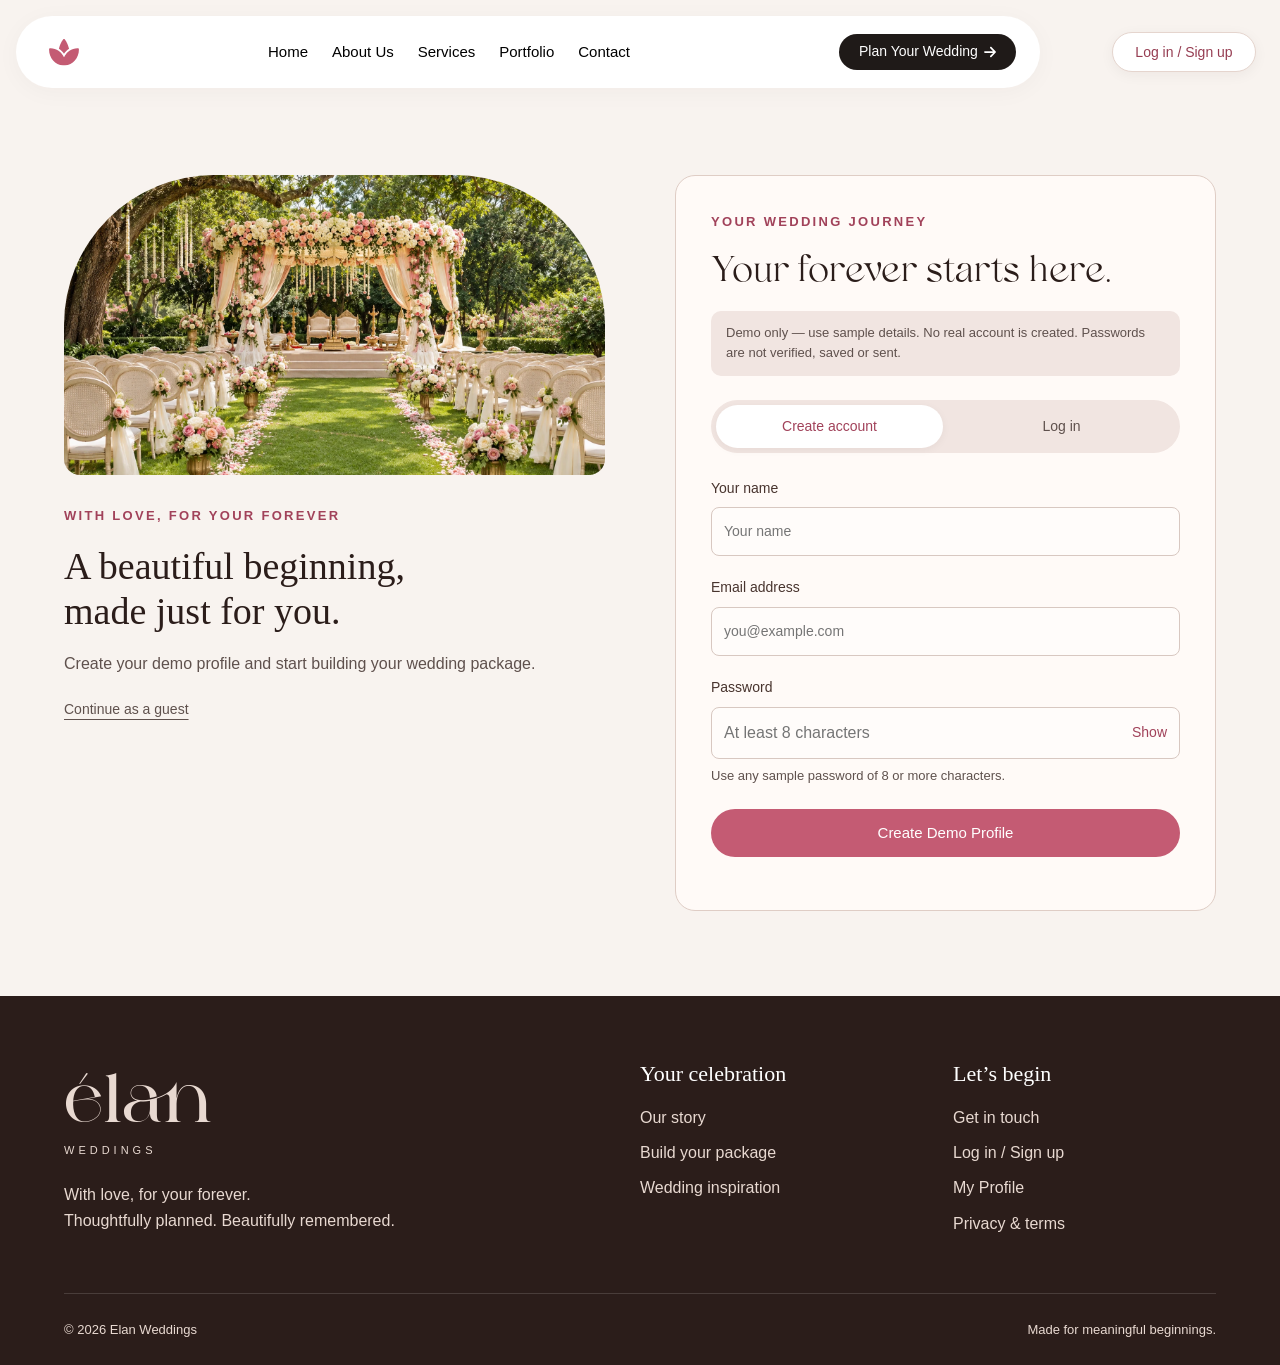
<file: login.html>
<!DOCTYPE html><html lang="en"><head><meta charset="UTF-8"><meta name="viewport" content="width=device-width, initial-scale=1"><meta name="description" content="Elan Weddings — thoughtful Indian wedding planning, bespoke celebrations and a personalized wedding package builder."><meta name="theme-color" content="#c45b73"><title>Login & Sign Up | Elan Weddings</title><link rel="icon" href="assets/b7664.svg" type="image/svg+xml"><link rel="stylesheet" href="shared.css"><link rel="stylesheet" href="login.css?v=flat-css-1"><script src="shared.js" defer></script><script src="login.js" defer></script></head><body data-page="login.html"><a class="skip" href="#main">Skip to content</a><header class="nav-wrap"><nav class="nav" aria-label="Main navigation"><a href="home.html" aria-label="Elan Weddings home"><img src="assets/b7664.svg" width="30" height="30" alt="Elan Weddings logo"></a><button class="menu-toggle" aria-expanded="false" aria-controls="nav-links" aria-label="Open navigation">☰</button><div class="nav-links" id="nav-links"><a href="home.html">Home</a><a href="about.html">About Us</a><a href="custom-service-builder.html">Services</a><a href="portfolio.html">Portfolio</a><a href="contact.html">Contact</a></div><a class="nav-cta" href="custom-service-builder.html">Plan Your Wedding<img src="assets/c464f.svg" width="12" height="14" alt=""></a></nav></header><div class="account-access" aria-label="Account"><a href="login.html" data-account-link>Log in / Sign up</a></div><main id="main"><div class="container account-layout"><aside class="account-story"><img src="assets/wedding-garden-hd.webp" alt="A romantic garden wedding"><p class="eyebrow">WITH LOVE, FOR YOUR FOREVER</p><h2>A beautiful beginning,<br>made just for you.</h2><p>Create your demo profile and start building your wedding package.</p><a class="text-link" href="home.html">Continue as a guest</a></aside><section id="login-dialog" class="account-form-panel" aria-labelledby="login-title">
  
  <p class="eyebrow">YOUR WEDDING JOURNEY</p>
  <h1 id="login-title">Your forever starts here.</h1>
  <p class="auth-demo-note">Demo only — use sample details. No real account is created. Passwords are not verified, saved or sent.</p>
  <div id="auth-fields">
    <div class="auth-modes" aria-label="Choose signup or login">
      <button class="auth-mode active" type="button" data-mode="signup" aria-pressed="true">Create account</button>
      <button class="auth-mode" type="button" data-mode="login" aria-pressed="false">Log in</button>
    </div>
    <form id="login-form">
      <label id="auth-name-field" for="auth-name">Your name<input id="auth-name" name="name" required maxlength="60" autocomplete="off" placeholder="Your name"></label>
      <label for="auth-email">Email address<input id="auth-email" name="email" type="email" required maxlength="254" autocomplete="off" placeholder="you@example.com"></label>
      <label for="auth-password">Password</label>
      <div class="password-field"><input id="auth-password" type="password" required minlength="8" maxlength="128" autocomplete="new-password" placeholder="At least 8 characters" aria-describedby="password-help"><button type="button" id="toggle-password" aria-label="Show or hide password" aria-controls="auth-password" aria-pressed="false">Show</button></div>
      <p id="password-help" class="small">Use any sample password of 8 or more characters.</p>
      <button class="btn" type="submit" id="auth-submit">Create Demo Profile</button>
    </form>
  </div>
  <div id="auth-success" hidden>
    <span class="auth-check" aria-hidden="true">✓</span>
    <p id="profile-email"></p>
    <p>Your demo profile is ready. Let’s plan something beautiful.</p>
    <a href="profile.html" class="btn">View My Profile</a><a href="custom-service-builder.html" class="btn btn-outline">Explore My Package</a>
    <button class="text-button" id="logout" type="button">Log out & clear demo profile</button>
  </div>
  <p id="login-status" role="status"></p>
</section></div></main><footer class="footer"><div class="container footer-grid"><div><a class="wordmark" href="home.html">élan<span>WEDDINGS</span></a><p>With love, for your forever.<br>Thoughtfully planned. Beautifully remembered.</p></div><div><h3>Your celebration</h3><a href="about.html">Our story</a><a href="custom-service-builder.html">Build your package</a><a href="portfolio.html">Wedding inspiration</a></div><div><h3>Let’s begin</h3><a href="contact.html">Get in touch</a><a href="login.html">Log in / Sign up</a><a href="profile.html">My Profile</a><a href="privacy.html">Privacy & terms</a></div></div><div class="container footer-bottom"><span>© 2026 Elan Weddings</span><span>Made for meaningful beginnings.</span></div></footer><div id="toast" role="status"></div></body></html>
</file>
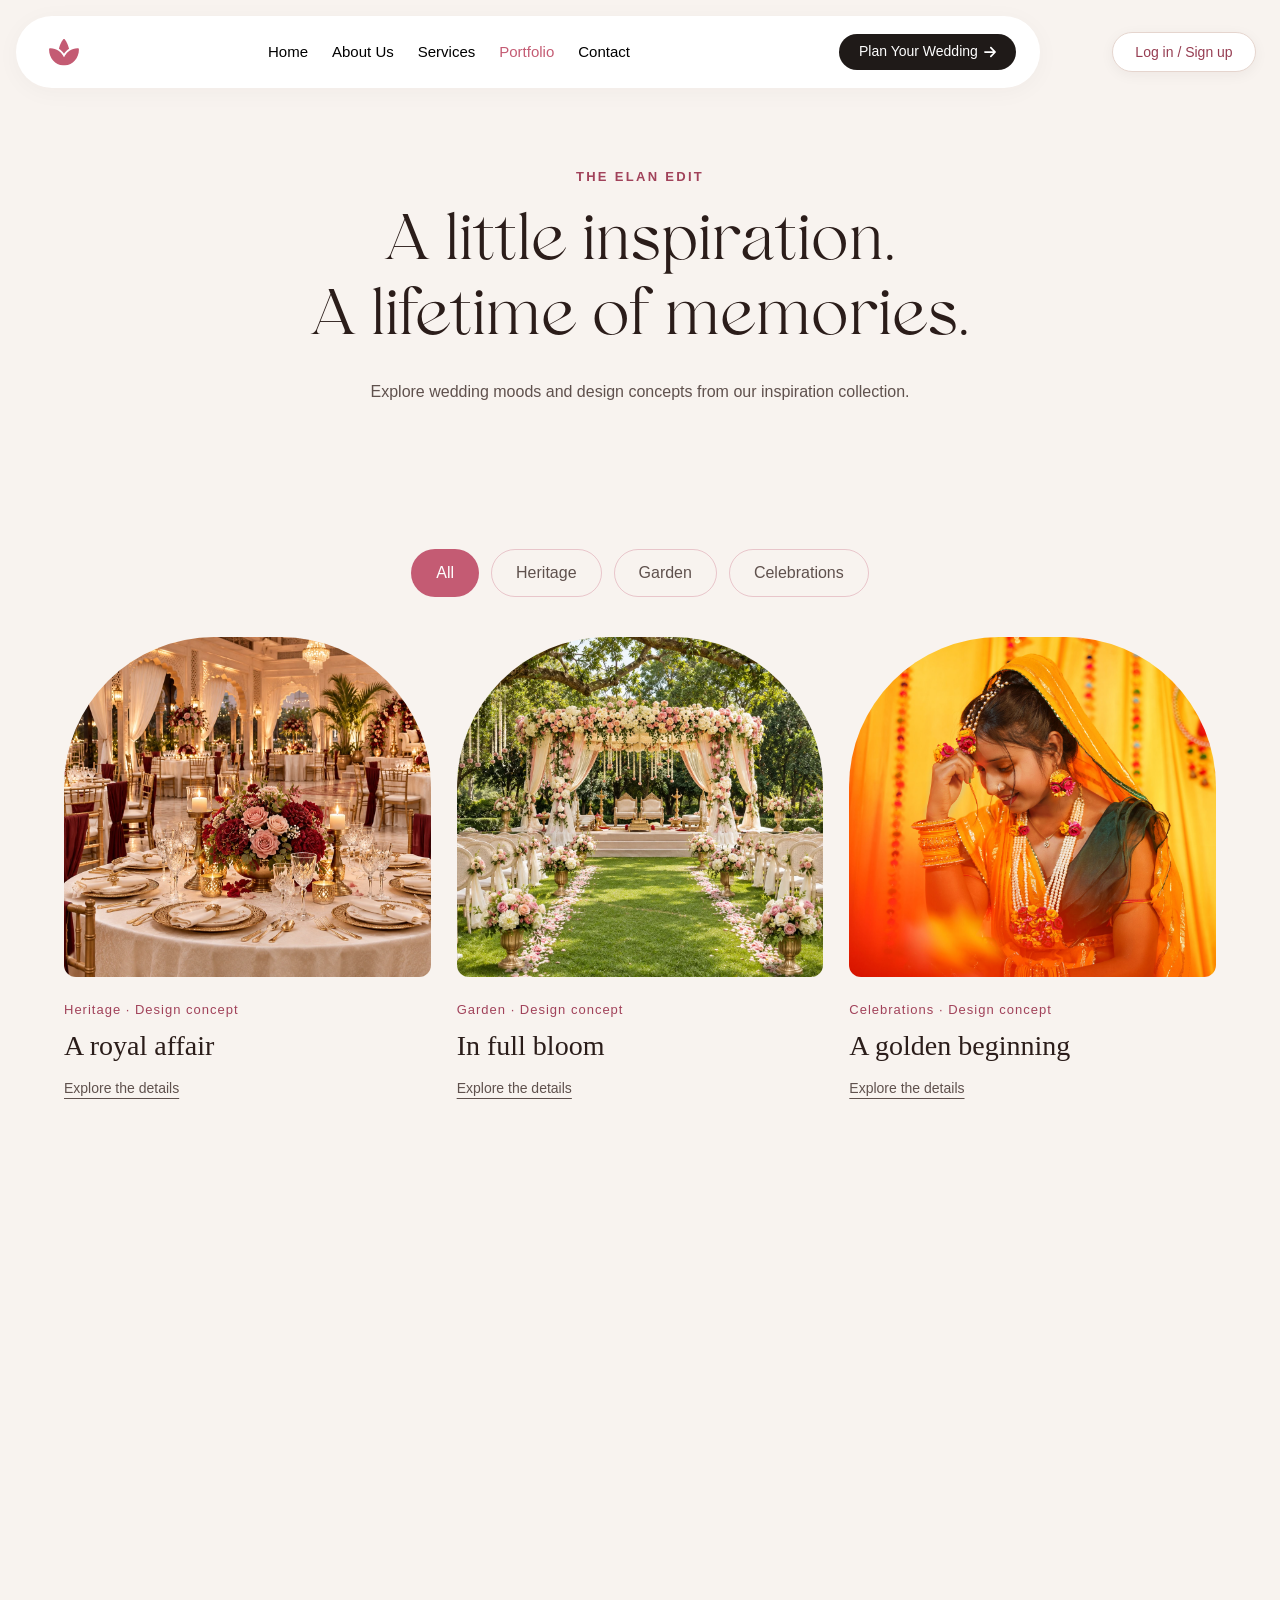
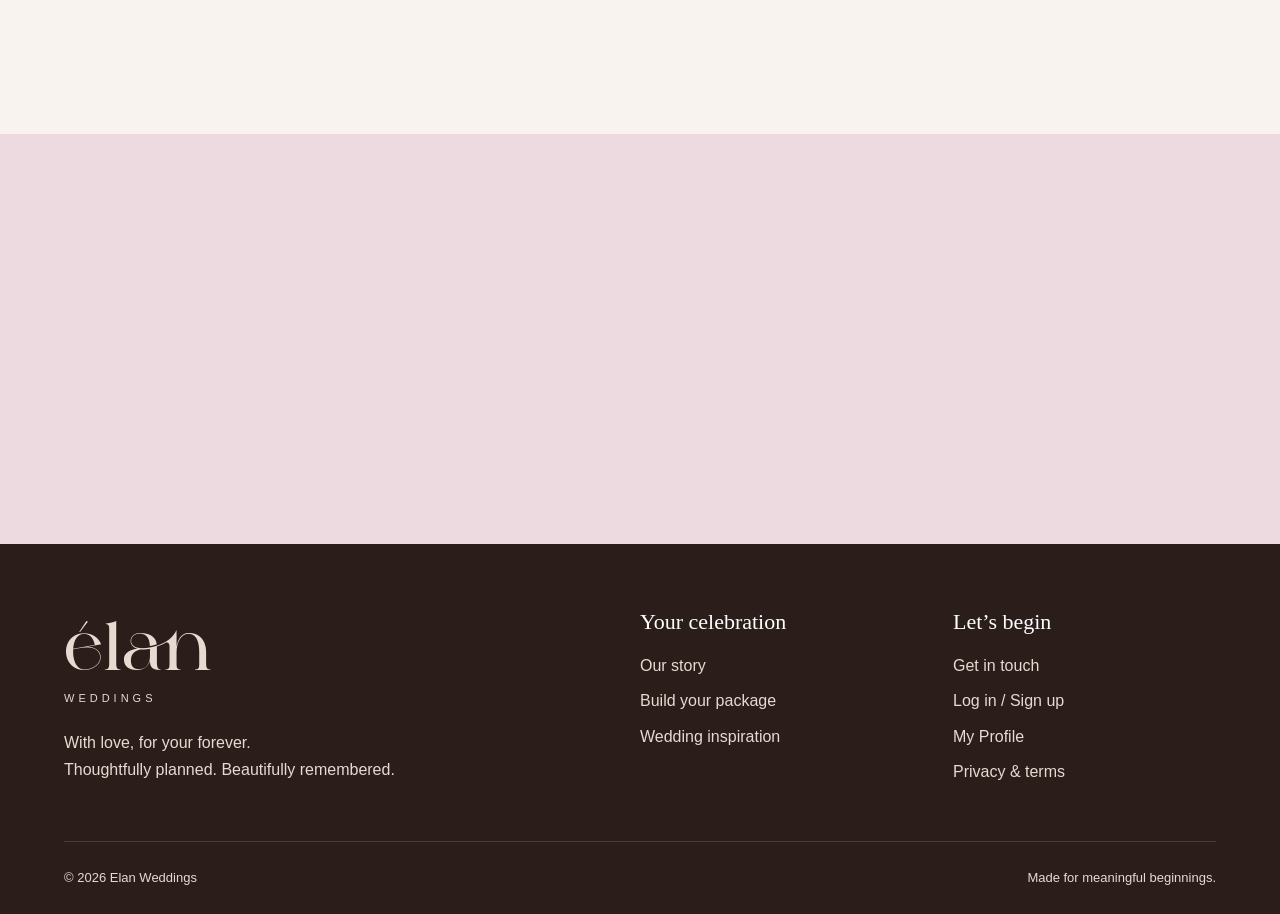
<file: portfolio.html>
<!DOCTYPE html>
<html lang="en">
<head>
  <meta charset="UTF-8">
  <meta name="viewport" content="width=device-width, initial-scale=1">
  <meta name="description" content="Elan Weddings — thoughtful Indian wedding planning, bespoke celebrations and a personalized wedding package builder.">
  <meta name="theme-color" content="#c45b73">
  <title>Wedding Inspiration | Elan Weddings</title>

  
  <link rel="icon" href="assets/b7664.svg" type="image/svg+xml">
  <link rel="stylesheet" href="shared.css">
  <link rel="stylesheet" href="portfolio.css?v=flat-css-1">

  
  <script src="shared.js" defer></script>
  <script src="portfolio.js" defer></script>
</head>
<body data-page="portfolio.html">
  <a class="skip" href="#main">Skip to content</a>

 
  <header class="nav-wrap">
    <nav class="nav" aria-label="Main navigation">
      <a href="home.html" aria-label="Elan Weddings home">
        <img src="assets/b7664.svg" width="30" height="30" alt="Elan Weddings logo">
      </a>
      <button class="menu-toggle" aria-expanded="false" aria-controls="nav-links" aria-label="Open navigation">☰</button>
      <div class="nav-links" id="nav-links">
        <a href="home.html">Home</a>
        <a href="about.html">About Us</a>
        <a href="custom-service-builder.html">Services</a>
        <a href="portfolio.html" class="active" aria-current="page">Portfolio</a>
        <a href="contact.html">Contact</a>
      </div>
      <a class="nav-cta" href="custom-service-builder.html">
        Plan Your Wedding <img src="assets/c464f.svg" width="12" height="14" alt="">
      </a>
    </nav>
  </header>

  <div class="account-access" aria-label="Account">
    <a href="login.html" data-account-link>Log in / Sign up</a>
  </div>

  
  <main id="main">
    
    <section class="page-heading reveal">
      <p class="eyebrow">THE ELAN EDIT</p>
      <h1>A little inspiration.<br>A lifetime of memories.</h1>
      <p>Explore wedding moods and design concepts from our inspiration collection.</p>
    </section>

   
    <section class="container section">
      
      <div class="filters" aria-label="Filter inspiration">
        <button class="filter active" aria-pressed="true" data-filter="All">All</button>
        <button class="filter" aria-pressed="false" data-filter="Heritage">Heritage</button>
        <button class="filter" aria-pressed="false" data-filter="Garden">Garden</button>
        <button class="filter" aria-pressed="false" data-filter="Celebrations">Celebrations</button>
      </div>

     
      <div class="gallery">

       
        <button class="gallery-card reveal" data-category="Heritage" data-story="0">
          <img src="assets/wedding-reception-hd.webp" alt="A royal affair wedding inspiration" loading="lazy">
          <span class="gallery-meta">Heritage · Design concept</span>
          <h2>A royal affair</h2>
          <span class="text-link">Explore the details</span>
        </button>
        <dialog class="story-dialog" id="story-0" aria-labelledby="story-title-0">
          <button class="close" data-close aria-label="Close inspiration">×</button>
          <img src="assets/wedding-reception-hd.webp" alt="A royal affair">
          <div>
            <p class="eyebrow">Heritage · INSPIRATION</p>
            <h2 id="story-title-0">A royal affair</h2>
            <p>Rich textures, traditional details and a regal palette for a celebration steeped in heritage.</p>
            <a class="btn" href="custom-service-builder.html">Plan a Similar Celebration</a>
          </div>
        </dialog>

        
        <button class="gallery-card reveal" data-category="Garden" data-story="1">
          <img src="assets/wedding-garden-hd.webp" alt="In full bloom wedding inspiration" loading="lazy">
          <span class="gallery-meta">Garden · Design concept</span>
          <h2>In full bloom</h2>
          <span class="text-link">Explore the details</span>
        </button>
        <dialog class="story-dialog" id="story-1" aria-labelledby="story-title-1">
          <button class="close" data-close aria-label="Close inspiration">×</button>
          <img src="assets/wedding-garden-hd.webp" alt="In full bloom">
          <div>
            <p class="eyebrow">Garden · INSPIRATION</p>
            <h2 id="story-title-1">In full bloom</h2>
            <p>Fresh florals and natural textures make room for romance in the open air.</p>
            <a class="btn" href="custom-service-builder.html">Plan a Similar Celebration</a>
          </div>
        </dialog>

       
        <button class="gallery-card reveal" data-category="Celebrations" data-story="2">
          <img src="assets/32705.png" alt="A golden beginning wedding inspiration" loading="lazy">
          <span class="gallery-meta">Celebrations · Design concept</span>
          <h2>A golden beginning</h2>
          <span class="text-link">Explore the details</span>
        </button>
        <dialog class="story-dialog" id="story-2" aria-labelledby="story-title-2">
          <button class="close" data-close aria-label="Close inspiration">×</button>
          <img src="assets/32705.png" alt="A golden beginning">
          <div>
            <p class="eyebrow">Celebrations · INSPIRATION</p>
            <h2 id="story-title-2">A golden beginning</h2>
            <p>A joyful haldi concept filled with warm colours, flowers and moments together.</p>
            <a class="btn" href="custom-service-builder.html">Plan a Similar Celebration</a>
          </div>
        </dialog>

        
        <button class="gallery-card reveal" data-category="Garden" data-story="3">
          <img src="assets/wedding-decor-hd.webp" alt="Modern romance wedding inspiration" loading="lazy">
          <span class="gallery-meta">Garden · Design concept</span>
          <h2>Modern romance</h2>
          <span class="text-link">Explore the details</span>
        </button>
        <dialog class="story-dialog" id="story-3" aria-labelledby="story-title-3">
          <button class="close" data-close aria-label="Close inspiration">×</button>
          <img src="assets/wedding-decor-hd.webp" alt="Modern romance">
          <div>
            <p class="eyebrow">Garden · INSPIRATION</p>
            <h2 id="story-title-3">Modern romance</h2>
            <p>Understated styling and a thoughtful palette for an intimate gathering.</p>
            <a class="btn" href="custom-service-builder.html">Plan a Similar Celebration</a>
          </div>
        </dialog>

        
        <button class="gallery-card reveal" data-category="Celebrations" data-story="4">
          <img src="assets/wedding-sangeet-hd.webp" alt="An evening to remember wedding inspiration" loading="lazy">
          <span class="gallery-meta">Celebrations · Design concept</span>
          <h2>An evening to remember</h2>
          <span class="text-link">Explore the details</span>
        </button>
        <dialog class="story-dialog" id="story-4" aria-labelledby="story-title-4">
          <button class="close" data-close aria-label="Close inspiration">×</button>
          <img src="assets/wedding-sangeet-hd.webp" alt="An evening to remember">
          <div>
            <p class="eyebrow">Celebrations · INSPIRATION</p>
            <h2 id="story-title-4">An evening to remember</h2>
            <p>A sangeet concept built around music, movement and a beautiful shared celebration.</p>
            <a class="btn" href="custom-service-builder.html">Plan a Similar Celebration</a>
          </div>
        </dialog>

        <button class="gallery-card reveal" data-category="Heritage" data-story="5">
          <img src="assets/5059a.png" alt="Traditions, reimagined wedding inspiration" loading="lazy">
          <span class="gallery-meta">Heritage · Design concept</span>
          <h2>Traditions, reimagined</h2>
          <span class="text-link">Explore the details</span>
        </button>
        <dialog class="story-dialog" id="story-5" aria-labelledby="story-title-5">
          <button class="close" data-close aria-label="Close inspiration">×</button>
          <img src="assets/5059a.png" alt="Traditions, reimagined">
          <div>
            <p class="eyebrow">Heritage · INSPIRATION</p>
            <h2 id="story-title-5">Traditions, reimagined</h2>
            <p>Meaningful rituals and timeless Indian details, thoughtfully brought together.</p>
            <a class="btn" href="custom-service-builder.html">Plan a Similar Celebration</a>
          </div>
        </dialog>

      </div>
    </section>

   
    <section class="invitation reveal">
      <div class="container">
        <p class="eyebrow">WITH LOVE, FOR YOUR FOREVER</p>
        <h2>Your dream celebration awaits.</h2>
        <p>Tell us your story. We’ll help you bring it beautifully to life.</p>
        <a class="btn" href="custom-service-builder.html">Create My Package</a>
      </div>
    </section>
  </main>


  <footer class="footer">
    <div class="container footer-grid">
      <div>
        <a class="wordmark" href="home.html">élan<span>WEDDINGS</span></a>
        <p>With love, for your forever.<br>Thoughtfully planned. Beautifully remembered.</p>
      </div>
      <div>
        <h3>Your celebration</h3>
        <a href="about.html">Our story</a>
        <a href="custom-service-builder.html">Build your package</a>
        <a href="portfolio.html">Wedding inspiration</a>
      </div>
      <div>
        <h3>Let’s begin</h3>
        <a href="contact.html">Get in touch</a>
        <a href="login.html">Log in / Sign up</a>
        <a href="profile.html">My Profile</a>
        <a href="privacy.html">Privacy & terms</a>
      </div>
    </div>
    <div class="container footer-bottom">
      <span>© 2026 Elan Weddings</span>
      <span>Made for meaningful beginnings.</span>
    </div>
  </footer>


  <dialog id="login-dialog" aria-labelledby="login-title">
    <button class="close" data-close aria-label="Close login">×</button>
    <p class="eyebrow">YOUR WEDDING JOURNEY</p>
    <h2 id="login-title">Your forever starts here.</h2>
    <p class="auth-demo-note">Demo only — use sample details. No real account is created. Passwords are not verified, saved or sent.</p>
    <div id="auth-fields">
      <div class="auth-modes" aria-label="Choose signup or login">
        <button class="auth-mode active" type="button" data-mode="signup" aria-pressed="true">Create account</button>
        <button class="auth-mode" type="button" data-mode="login" aria-pressed="false">Log in</button>
      </div>
      <form id="login-form">
        <label id="auth-name-field" for="auth-name">Your name
          <input id="auth-name" name="name" required maxlength="60" autocomplete="off" placeholder="Your name">
        </label>
        <label for="auth-email">Email address
          <input id="auth-email" name="email" type="email" required maxlength="254" autocomplete="off" placeholder="you@example.com">
        </label>
        <label for="auth-password">Password</label>
        <div class="password-field">
          <input id="auth-password" type="password" required minlength="8" maxlength="128" autocomplete="new-password" placeholder="At least 8 characters" aria-describedby="password-help">
          <button type="button" id="toggle-password" aria-label="Show or hide password" aria-controls="auth-password" aria-pressed="false">Show</button>
        </div>
        <p id="password-help" class="small">Use any sample password of 8 or more characters.</p>
        <button class="btn" type="submit" id="auth-submit">Create Demo Profile</button>
      </form>
    </div>
    <div id="auth-success" hidden>
      <span class="auth-check" aria-hidden="true">✓</span>
      <p id="profile-email"></p>
      <p>Your demo profile is ready. Let’s plan something beautiful.</p>
      <a href="profile.html" class="btn">View My Profile</a>
      <a href="custom-service-builder.html" class="btn btn-outline">Explore My Package</a>
      <button class="text-button" id="logout" type="button">Log out & clear demo profile</button>
    </div>
    <p id="login-status" role="status"></p>
  </dialog>

  <div id="toast" role="status"></div>
</body>
</html>
</file>
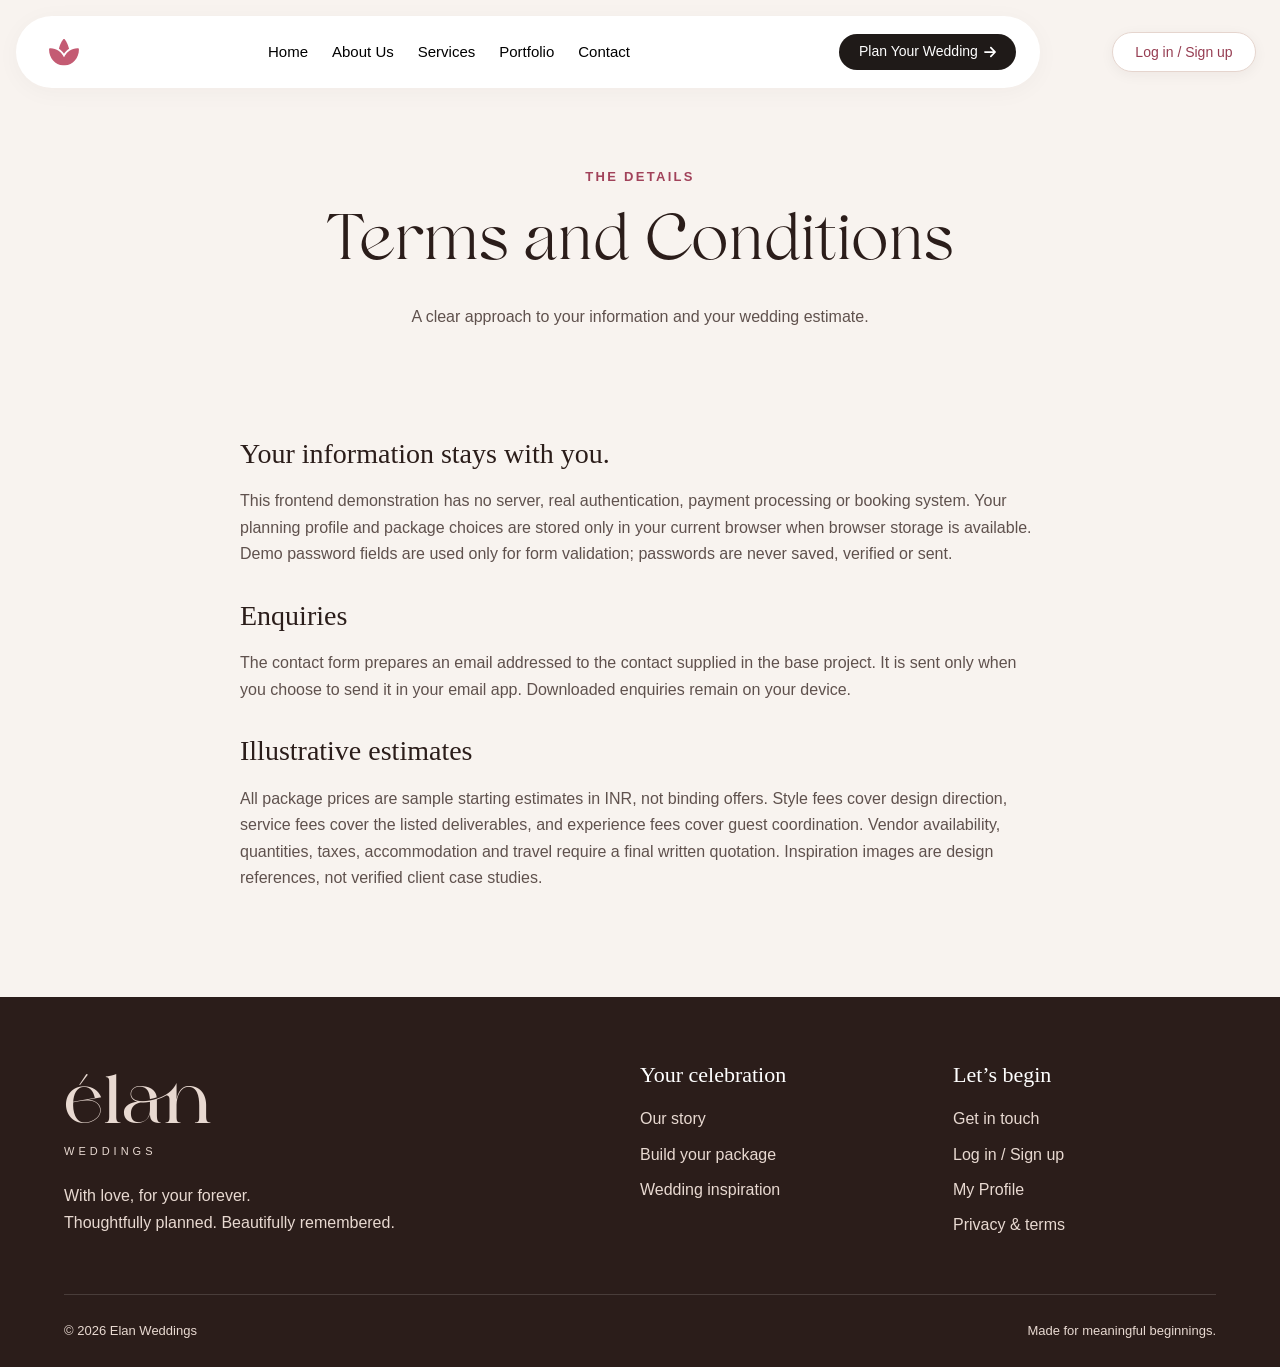
<file: privacy.html>
<!DOCTYPE html><html lang="en"><head><meta charset="UTF-8"><meta name="viewport" content="width=device-width, initial-scale=1"><meta name="description" content="Elan Weddings — thoughtful Indian wedding planning, bespoke celebrations and a personalized wedding package builder."><meta name="theme-color" content="#c45b73"><title>Terms and Conditions | Elan Weddings</title><link rel="icon" href="assets/b7664.svg" type="image/svg+xml"><link rel="stylesheet" href="shared.css"><link rel="stylesheet" href="privacy.css?v=flat-css-1"><script src="shared.js" defer></script></head><body data-page="privacy.html"><a class="skip" href="#main">Skip to content</a><header class="nav-wrap"><nav class="nav" aria-label="Main navigation"><a href="home.html" aria-label="Elan Weddings home"><img src="assets/b7664.svg" width="30" height="30" alt="Elan Weddings logo"></a><button class="menu-toggle" aria-expanded="false" aria-controls="nav-links" aria-label="Open navigation">☰</button><div class="nav-links" id="nav-links"><a href="home.html">Home</a><a href="about.html">About Us</a><a href="custom-service-builder.html">Services</a><a href="portfolio.html">Portfolio</a><a href="contact.html">Contact</a></div><a class="nav-cta" href="custom-service-builder.html">Plan Your Wedding<img src="assets/c464f.svg" width="12" height="14" alt=""></a></nav></header><div class="account-access" aria-label="Account"><a href="login.html" data-account-link>Log in / Sign up</a></div><main id="main"><section class="page-heading reveal"><p class="eyebrow">THE DETAILS</p><h1>Terms and Conditions</h1><p>A clear approach to your information and your wedding estimate.</p></section><section class="container section prose"><h2>Your information stays with you.</h2><p>This frontend demonstration has no server, real authentication, payment processing or booking system. Your planning profile and package choices are stored only in your current browser when browser storage is available. Demo password fields are used only for form validation; passwords are never saved, verified or sent.</p><h2>Enquiries</h2><p>The contact form prepares an email addressed to the contact supplied in the base project. It is sent only when you choose to send it in your email app. Downloaded enquiries remain on your device.</p><h2>Illustrative estimates</h2><p>All package prices are sample starting estimates in INR, not binding offers. Style fees cover design direction, service fees cover the listed deliverables, and experience fees cover guest coordination. Vendor availability, quantities, taxes, accommodation and travel require a final written quotation. Inspiration images are design references, not verified client case studies.</p></section></main><footer class="footer"><div class="container footer-grid"><div><a class="wordmark" href="home.html">élan<span>WEDDINGS</span></a><p>With love, for your forever.<br>Thoughtfully planned. Beautifully remembered.</p></div><div><h3>Your celebration</h3><a href="about.html">Our story</a><a href="custom-service-builder.html">Build your package</a><a href="portfolio.html">Wedding inspiration</a></div><div><h3>Let’s begin</h3><a href="contact.html">Get in touch</a><a href="login.html">Log in / Sign up</a><a href="profile.html">My Profile</a><a href="privacy.html">Privacy & terms</a></div></div><div class="container footer-bottom"><span>© 2026 Elan Weddings</span><span>Made for meaningful beginnings.</span></div></footer><dialog id="login-dialog" aria-labelledby="login-title">
  <button class="close" data-close aria-label="Close login">×</button>
  <p class="eyebrow">YOUR WEDDING JOURNEY</p>
  <h2 id="login-title">Your forever starts here.</h2>
  <p class="auth-demo-note">Demo only — use sample details. No real account is created. Passwords are not verified, saved or sent.</p>
  <div id="auth-fields">
    <div class="auth-modes" aria-label="Choose signup or login">
      <button class="auth-mode active" type="button" data-mode="signup" aria-pressed="true">Create account</button>
      <button class="auth-mode" type="button" data-mode="login" aria-pressed="false">Log in</button>
    </div>
    <form id="login-form">
      <label id="auth-name-field" for="auth-name">Your name<input id="auth-name" name="name" required maxlength="60" autocomplete="off" placeholder="Your name"></label>
      <label for="auth-email">Email address<input id="auth-email" name="email" type="email" required maxlength="254" autocomplete="off" placeholder="you@example.com"></label>
      <label for="auth-password">Password</label>
      <div class="password-field"><input id="auth-password" type="password" required minlength="8" maxlength="128" autocomplete="new-password" placeholder="At least 8 characters" aria-describedby="password-help"><button type="button" id="toggle-password" aria-label="Show or hide password" aria-controls="auth-password" aria-pressed="false">Show</button></div>
      <p id="password-help" class="small">Use any sample password of 8 or more characters.</p>
      <button class="btn" type="submit" id="auth-submit">Create Demo Profile</button>
    </form>
  </div>
  <div id="auth-success" hidden>
    <span class="auth-check" aria-hidden="true">✓</span>
    <p id="profile-email"></p>
    <p>Your demo profile is ready. Let’s plan something beautiful.</p>
    <a href="profile.html" class="btn">View My Profile</a><a href="custom-service-builder.html" class="btn btn-outline">Explore My Package</a>
    <button class="text-button" id="logout" type="button">Log out & clear demo profile</button>
  </div>
  <p id="login-status" role="status"></p>
</dialog><div id="toast" role="status"></div></body></html>
</file>
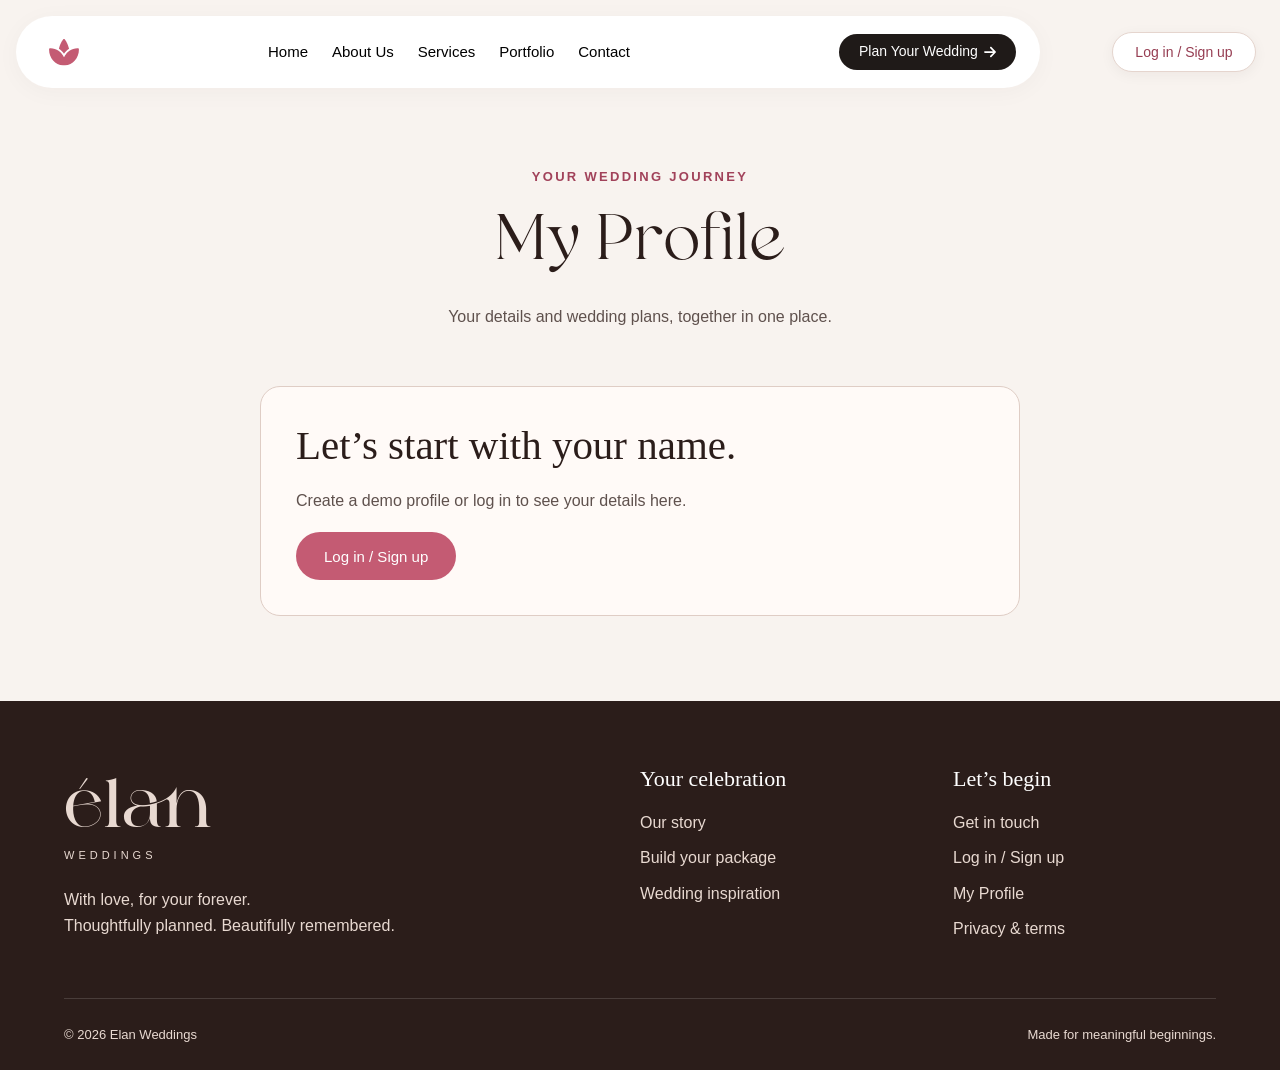
<file: profile.html>
<!DOCTYPE html>
<html lang="en">
<head>
    <meta charset="UTF-8">
    <meta name="viewport" content="width=device-width, initial-scale=1">
    <meta name="description" content="Elan Weddings — thoughtful Indian wedding planning, bespoke celebrations and a personalized wedding package builder.">
    <meta name="theme-color" content="#c45b73">

    <title>My Profile | Elan Weddings</title>

    <link rel="icon" href="assets/b7664.svg" type="image/svg+xml">
    <link rel="stylesheet" href="shared.css">
    <link rel="stylesheet" href="profile.css?v=flat-css-1">

    <script src="shared.js" defer></script>
    <script src="profile.js" defer></script>
</head>

<body data-page="profile.html">

    <a class="skip" href="#main">Skip to content</a>

    <header class="nav-wrap">
        <nav class="nav" aria-label="Main navigation">

            <a href="home.html" aria-label="Elan Weddings home">
                <img src="assets/b7664.svg" width="30" height="30" alt="Elan Weddings logo">
            </a>

            <button class="menu-toggle" aria-expanded="false" aria-controls="nav-links" aria-label="Open navigation">
                ☰
            </button>

            <div class="nav-links" id="nav-links">
                <a href="home.html">Home</a>
                <a href="about.html">About Us</a>
                <a href="custom-service-builder.html">Services</a>
                <a href="portfolio.html">Portfolio</a>
                <a href="contact.html">Contact</a>
            </div>

            <a class="nav-cta" href="custom-service-builder.html">
                Plan Your Wedding
                <img src="assets/c464f.svg" width="12" height="14" alt="">
            </a>

        </nav>
    </header>

    <div class="account-access" aria-label="Account">
        <a href="login.html" data-account-link>Log in / Sign up</a>
    </div>

    <main id="main">

        <section class="page-heading">
            <p class="eyebrow">YOUR WEDDING JOURNEY</p>
            <h1>My Profile</h1>
            <p>Your details and wedding plans, together in one place.</p>
        </section>

        <section class="container profile-panel">

            <div id="profile-empty">
                <h2>Let’s start with your name.</h2>
                <p>Create a demo profile or log in to see your details here.</p>
                <a class="btn" href="login.html">Log in / Sign up</a>
            </div>

            <div id="profile-details" hidden>

                <span class="profile-avatar" id="profile-initial" aria-hidden="true"></span>

                <h2 id="profile-name"></h2>

                <p class="eyebrow">LOCAL DEMO PROFILE</p>

                <dl>
                    <dt>Name</dt>
                    <dd id="profile-full-name"></dd>

                    <dt>Email address</dt>
                    <dd id="profile-email-value"></dd>
                </dl>

                <p class="small">
                    Saved in this browser only. No real account or password is stored.
                </p>

                <div class="profile-actions">
                    <a class="btn" href="custom-service-builder.html">My Wedding Package</a>
                    <a class="btn btn-outline" href="contact.html">Plan with Us</a>
                    <button class="text-button" id="profile-logout" type="button">
                        Log out & clear profile
                    </button>
                </div>

            </div>

        </section>

    </main>

    <footer class="footer">

        <div class="container footer-grid">

            <div>
                <a class="wordmark" href="home.html">
                    élan<span>WEDDINGS</span>
                </a>

                <p>
                    With love, for your forever.<br>
                    Thoughtfully planned. Beautifully remembered.
                </p>
            </div>

            <div>
                <h3>Your celebration</h3>
                <a href="about.html">Our story</a>
                <a href="custom-service-builder.html">Build your package</a>
                <a href="portfolio.html">Wedding inspiration</a>
            </div>

            <div>
                <h3>Let’s begin</h3>
                <a href="contact.html">Get in touch</a>
                <a href="login.html">Log in / Sign up</a>
                <a href="profile.html">My Profile</a>
                <a href="privacy.html">Privacy & terms</a>
            </div>

        </div>

        <div class="container footer-bottom">
            <span>© 2026 Elan Weddings</span>
            <span>Made for meaningful beginnings.</span>
        </div>

    </footer>

    <dialog id="login-dialog" aria-labelledby="login-title">

        <button class="close" data-close aria-label="Close login">×</button>

        <p class="eyebrow">YOUR WEDDING JOURNEY</p>

        <h2 id="login-title">Your forever starts here.</h2>

        <p class="auth-demo-note">
            Demo only — use sample details. No real account is created.
            Passwords are not verified, saved or sent.
        </p>

        <div id="auth-fields">

            <div class="auth-modes" aria-label="Choose signup or login">
                <button class="auth-mode active" type="button" data-mode="signup" aria-pressed="true">
                    Create account
                </button>

                <button class="auth-mode" type="button" data-mode="login" aria-pressed="false">
                    Log in
                </button>
            </div>

            <form id="login-form">

                <label id="auth-name-field" for="auth-name">
                    Your name
                    <input
                        id="auth-name"
                        name="name"
                        required
                        maxlength="60"
                        autocomplete="off"
                        placeholder="Your name"
                    >
                </label>

                <label for="auth-email">
                    Email address
                    <input
                        id="auth-email"
                        name="email"
                        type="email"
                        required
                        maxlength="254"
                        autocomplete="off"
                        placeholder="you@example.com"
                    >
                </label>

                <label for="auth-password">Password</label>

                <div class="password-field">
                    <input
                        id="auth-password"
                        type="password"
                        required
                        minlength="8"
                        maxlength="128"
                        autocomplete="new-password"
                        placeholder="At least 8 characters"
                        aria-describedby="password-help"
                    >

                    <button
                        type="button"
                        id="toggle-password"
                        aria-label="Show or hide password"
                        aria-controls="auth-password"
                        aria-pressed="false"
                    >
                        Show
                    </button>
                </div>

                <p id="password-help" class="small">
                    Use any sample password of 8 or more characters.
                </p>

                <button class="btn" type="submit" id="auth-submit">
                    Create Demo Profile
                </button>

            </form>

        </div>

        <div id="auth-success" hidden>

            <span class="auth-check" aria-hidden="true">✓</span>

            <p id="profile-email"></p>

            <p>Your demo profile is ready. Let’s plan something beautiful.</p>

            <a href="profile.html" class="btn">View My Profile</a>
            <a href="custom-service-builder.html" class="btn btn-outline">Explore My Package</a>

            <button class="text-button" id="logout" type="button">
                Log out & clear demo profile
            </button>

        </div>

        <p id="login-status" role="status"></p>

    </dialog>

    <div id="toast" role="status"></div>

</body>
</html>
</file>
<file: shared.css>
@font-face { font-family: Svetze; src: url('assets/Svetze.otf'); }
@font-face { font-family: Against; src: url('assets/Against regular.ttf'); }
* { box-sizing: border-box; }
html { scroll-behavior: smooth; scroll-padding-top: 115px; }
body {
  margin: 0;
  background: #f8f3ef;
  color: #5f514d;
  font: 16px/1.65 Arial, sans-serif;
}
h1, h2, h3, p { margin: 0 0 18px; }
h1, h2, h3 {
  font-family: Georgia, serif;
  font-weight: 400;
  color: #2b1d1a;
  line-height: 1.17;
}
h1 { font-family: Svetze, Georgia, serif; font-size: clamp(40px, 5vw, 68px); }
h2 { font-size: clamp(30px, 3.2vw, 46px); }
h3 { font-size: 25px; }
a { color: inherit; text-decoration: none; }
button, input, textarea, select { font: inherit; }
button, a, input, textarea, select { -webkit-tap-highlight-color: transparent; }
button { cursor: pointer; }
button:disabled { cursor: not-allowed; opacity: .5; }
img {
  display: block;
  max-width: 100%;
  object-fit: cover;
}
button { color: inherit; }
a:focus-visible, button:focus-visible, summary:focus-visible { outline: 3px solid #8c354c; outline-offset: 5px; }
input:focus, select:focus, textarea:focus { outline: 2px solid #c45b73; outline-offset: 2px; }
[hidden] { display: none; }
.container { width: min(1152px, calc(100% - 48px)); margin: auto; }
.section { padding-top: 88px; padding-bottom: 88px; }
.eyebrow, .step-kicker {
  font-size: 13px;
  letter-spacing: 2.3px;
  font-weight: 600;
  color: #a1425a;
  text-transform: uppercase;
}
.btn {
  display: inline-flex;
  justify-content: center;
  align-items: center;
  gap: 12px;
  min-height: 48px;
  padding: 12px 27px;
  border: 1px solid transparent;
  border-radius: 999px;
  background: #c45b73;
  color: white;
  font-size: 15px;
  line-height: 1.4;
  transition: background .2s, transform .2s;
}
.btn:hover { background: #a5435a; transform: translateY(-2px); }
.btn-outline {
  background: transparent;
  border-color: #c45b73;
  color: #a1425a;
}
.btn-outline:hover { color: white; }
.text-button {
  background: none;
  border: 0;
  padding: 8px 0;
  color: #a1425a;
  text-decoration: underline;
  text-underline-offset: 4px;
}
.small { font-size: 13px; line-height: 1.6; }
.skip {
  position: fixed;
  left: 16px;
  top: -100px;
  background: white;
  z-index: 100;
  padding: 12px;
}
.skip:focus { top: 10px; }
.nav-wrap {
  position: absolute;
  top: 0;
  left: 0;
  width: 100%;
  z-index: 20;
}
.nav {
  position: relative;
  display: flex;
  align-items: center;
  width: 1024px;
  max-width: calc(100% - 32px);
  height: 72px;
  margin: 16px auto 0;
  padding: 0 24px 0 33px;
  border-radius: 9999px;
  background: #fff;
  box-shadow: 0 4px 24px #2b1d1a09;
}
.nav>a:first-child { flex-shrink: 0; }
.nav-links {
  display: flex;
  gap: 40px;
  margin-left: 168.5px;
  font-size: 15px;
  line-height: 22px;
  white-space: nowrap;
}
.nav-links a { color: #000; }
.nav-links a.active, .nav-links a:hover { color: #c45b73; }
.nav-cta {
  display: flex;
  align-items: center;
  justify-content: space-between;
  width: 177px;
  flex-shrink: 0;
  height: 36px;
  margin-left: auto;
  padding: 0 20px;
  border-radius: 9999px;
  background: #1f1a18;
  color: #fff;
  font-size: 14px;
  white-space: nowrap;
}
.menu-toggle { display: none; }
details { padding: 22px 0; border-bottom: 1px solid #dfd0c9; }
summary {
  cursor: pointer;
  color: #2b1d1a;
  font-size: 18px;
}
details p { margin: 20px 0 0; }
.page-heading {
  padding: 166px 24px 55px;
  text-align: center;
  max-width: 1000px;
  margin: auto;
}
.page-heading>p:last-child { max-width: 620px; margin: 24px auto 0; }
.split {
  display: grid;
  grid-template-columns: 1fr 1fr;
  gap: 80px;
  align-items: center;
}
.split .btn { margin-top: 18px; }
.three-grid {
  display: grid;
  grid-template-columns: repeat(3, 1fr);
  gap: 50px;
  margin-top: 55px;
}
.footer {
  background: #2b1d1a;
  color: #e8d9d1;
  padding: 65px 0 0;
}
.footer-grid {
  display: grid;
  grid-template-columns: 2fr 1fr 1fr;
  gap: 50px;
}
.footer h3 { color: #fff; font-size: 22px; }
.footer a, .footer .text-button {
  display: block;
  margin-bottom: 9px;
  color: #e8d9d1;
}
.wordmark { font: 54px Against, Georgia, serif; color: #fff; }
.wordmark span {
  display: block;
  font: 11px Arial, sans-serif;
  letter-spacing: 4px;
  margin: 8px 0 26px;
}
.footer-bottom {
  border-top: 1px solid #ffffff24;
  padding: 25px 0;
  margin-top: 40px;
  display: flex;
  justify-content: space-between;
  font-size: 13px;
}
.form-grid {
  display: grid;
  grid-template-columns: 1fr 1fr;
  gap: 0 20px;
}
label {
  display: block;
  font-size: 14px;
  color: #48342e;
  margin-bottom: 20px;
}
input, select, textarea {
  width: 100%;
  padding: 12px;
  border: 1px solid #d8c8c1;
  border-radius: 8px;
  margin-top: 7px;
  background: #fffcfa;
  color: #38251f;
}
textarea { resize: vertical; }
dialog {
  border: 1px solid #dfcdc5;
  border-radius: 20px;
  background: #fffaf7;
  color: #5f514d;
  padding: 40px;
  width: min(520px, calc(100% - 32px));
  max-height: 90vh;
  overflow: auto;
  box-shadow: 0 20px 100px #0003;
}
dialog::backdrop { background: #23161299; backdrop-filter: blur(5px); }
dialog h2 { font-size: 34px; }
body:has(dialog[open]) { overflow: hidden; }
.close {
  position: absolute;
  right: 14px;
  top: 10px;
  border: 0;
  background: none;
  font-size: 28px;
  color: #5f514d;
  width: 35px;
  height: 35px;
}
.reveal { animation: appear .8s both; }
.reveal.pending {
  opacity: 0;
  transform: translateY(24px);
  animation: none;
}
.reveal.visible {
  opacity: 1;
  transform: none;
  transition: opacity .8s, transform .8s;
}
#toast {
  position: fixed;
  bottom: 25px;
  left: 50%;
  transform: translateX(-50%);
  max-width: 90%;
  border-radius: 12px;
  background: #2b1d1a;
  color: white;
  padding: 14px 24px;
  z-index: 150;
  display: none;
}
#toast.show { display: block; }
@keyframes appear {
  from { opacity: 0; transform: translateY(18px); }
  to { opacity: 1; transform: none; }
}
@media(max-width:1100px) {
  .nav-links {
    margin-left: auto;
    gap: 25px;
    margin-right: 25px;
  }
}
@media(max-width:800px) {
  .nav { padding: 0 20px; height: 72px; }
  .nav-links {
    display: none;
    position: absolute;
    top: 84px;
    left: 0;
    width: 100%;
    margin: 0;
    background: white;
    border-radius: 22px;
    padding: 20px;
    box-shadow: 0 10px 30px #0002;
    flex-direction: column;
    gap: 0;
  }
  .nav-links.open { display: flex; }
  .nav-links a { padding: 10px; }
  .menu-toggle {
    display: block;
    border: 0;
    background: none;
    font-size: 24px;
    margin-left: auto;
    margin-right: 20px;
  }
  .nav-cta { margin-left: 0; }
  .split { gap: 35px; }
  .three-grid { gap: 25px; }
  .footer-grid { gap: 30px; }
  .section { padding-top: 60px; padding-bottom: 60px; }
}
@media(max-width:540px) {
  .container { width: calc(100% - 32px); }
  .nav-cta {
    width: 160px;
    padding: 0 14px;
    font-size: 13px;
  }
  .menu-toggle { margin-right: 12px; }
  .split, .three-grid { grid-template-columns: 1fr; }
  .page-heading { padding-top: 145px; }
  .page-heading h1 { font-size: 40px; }
  .form-grid, .footer-grid { grid-template-columns: 1fr; }
  .footer-bottom { display: block; }
  .footer-bottom span { display: block; }
  .footer { padding-top: 40px; }
  .footer-grid { gap: 25px; }
  .three-grid { margin-top: 35px; }
}
@media(prefers-reduced-motion:reduce) {
  html { scroll-behavior: auto; }
  *, *:before, *:after {
    animation-duration: .01ms;
    animation-delay: 0s;
    transition-duration: .01ms;
  }
  .reveal.pending { opacity: 1; transform: none; }
}
img[src^="assets/wedding-"][src$="-hd.webp"] { filter: blur(0.45px); }
.account-access {
  position: absolute;
  z-index: 21;
  top: 100px;
  right: max(24px, calc((100% - 1024px) / 2));
  display: flex;
  gap: 8px;
}
.account-access a {
  background: #fff;
  border: 1px solid #e5d5ce;
  border-radius: 24px;
  padding: 8px 16px;
  font-size: 14px;
  color: #963d52;
  box-shadow: 0 3px 14px #2b1d1a0d;
}
.account-access a:hover { background: #eddae0; }
@media(max-width:540px) {
  .account-access { top: 100px; right: 16px; }
  .account-access a { font-size: 13px; padding: 7px 13px; }
  .account-access ~ main .page-heading { padding-top: 170px; }
}
.nav { margin-top: 16px; }
.account-access { top: 32px; right: 24px; }
.account-access a {
  display: inline-flex;
  align-items: center;
  justify-content: center;
  width: 144px;
  min-width: 144px;
  height: 40px;
  padding: 0 12px;
  border-radius: 999px;
  font-size: 14px; line-height: 1; white-space: nowrap;
}
.page-heading { padding-top: 166px; }
@media(min-width:801px) and (max-width:1399px) {
  .nav {
    width: calc(100% - 208px); max-width: 1024px; margin-left: 16px; margin-right: 0;
  }
  .nav-links {
    margin-left: auto; margin-right: 20px; gap: 24px;
  }
}
@media(min-width:801px) and (max-width:1100px) {
  .nav-links {
    display: none; position: absolute; top: 84px; left: 0; width: 100%; margin: 0;
    background: white; border-radius: 22px; padding: 20px; box-shadow: 0 10px 30px #0002;
    flex-direction: column; gap: 0;
  }
  .nav-links.open { display: flex; }
  .nav-links a { padding: 10px; }
  .menu-toggle {
    display: block; border: 0; background: none; font-size: 24px; margin-left: auto;
    margin-right: 20px;
  }
  .nav-cta { margin-left: 0; }
}
@media(max-width:800px) {
  .nav { margin-top: 64px; }
  .account-access { top: 12px; right: 16px; }
  .page-heading { padding-top: 214px; }
}
@media(max-width:540px) {
  .account-access a {
    width: 144px; min-width: 144px; height: 40px; padding: 0 12px; font-size: 14px;
  }
  .page-heading, .account-access ~ main .page-heading { padding-top: 194px; }
}
</file>
<file: about.css>
.invitation {
  text-align: center;
  padding: 90px 24px;
  background: #eddae0;
}
.invitation h2 { font-family: Svetze, Georgia, serif; font-size: clamp(38px, 4.3vw, 58px); }
.invitation p { margin-bottom: 26px; }
.arch-photo {
  width: 100%;
  height: 560px;
  border-radius: 220px 220px 18px 18px;
}
.soft { background: #efe4df; }
.soft .container>h2, .soft .container>.eyebrow { text-align: center; }
.flower {
  display: block;
  font-size: 38px;
  color: #c45b73;
  line-height: 1;
  margin-bottom: 20px;
}
@media(max-width:800px) {
  .arch-photo { height: 450px; }
}
@media(max-width:540px) {
  .arch-photo { height: 400px; }
  .invitation { padding: 65px 20px; }
}
</file>
<file: contact.css>
.title { font-size: clamp(30px, 3.5vw, 48px); }
.services { padding: 55px 0 80px; text-align: center; }
.services>.container>.btn { margin-top: 30px; }
.filter {
  border: 1px solid #c45b734d;
  border-radius: 30px;
  padding: 10px 24px;
  background: transparent;
}
.filter.active { background: #c45b73; color: white; }
.contact-layout {
  display: grid;
  grid-template-columns: 1fr 1.6fr;
  gap: 65px;
}
.contact-info img {
  width: 100%;
  height: 270px;
  border-radius: 140px 140px 12px 12px;
  margin-bottom: 30px;
}
.contact-info a { display: block; color: #a1425a; }
.contact-info h2 { font-size: 32px; }
.form-panel {
  padding: 35px;
  border: 1px solid #e6d9d3;
  border-radius: 18px;
  background: white;
}
.form-panel h2 { font-size: 34px; }
.consent {
  display: flex;
  align-items: center;
  gap: 8px;
}
.consent input {
  width: 17px;
  height: 17px;
  margin: 0;
}
.consent a { text-decoration: underline; }
#enquiry-result {
  background: #f8f3ef;
  padding: 22px;
  margin-top: 25px;
  border-radius: 12px;
}
#enquiry-result .btn { margin-top: 12px; }
#contact-package {
  margin-top: 28px;
  padding: 20px;
  border: 1px solid #d8c8c1;
  border-radius: 12px;
}
#contact-package:empty { display: none; }
@media(max-width:1100px) {
  .contact-layout { gap: 30px; }
}
@media(max-width:800px) {
  .contact-layout { grid-template-columns: 1fr; }
  .contact-info {
    display: grid;
    grid-template-columns: 1fr 1fr;
    column-gap: 30px;
  }
  .contact-info img { grid-row: 1/7; }
  .contact-info h2 { font-size: 28px; }
}
@media(max-width:540px) {
  .services { padding: 40px 0; }
  .filter { padding: 9px 16px; font-size: 14px; }
  .form-panel { padding: 24px 18px; }
  .contact-info { display: block; }
  .contact-info img { height: 300px; }
}
@media (width > 800px) {
  .contact-layout { padding-top: 20px; }
}
</file>
<file: custom-service-builder.css>
.services { padding: 55px 0 80px; text-align: center; }
.cards {
  display: grid;
  grid-template-columns: repeat(3, 1fr);
  gap: 24px;
}
.card { text-align: left; }
.card img {
  width: 100%;
  height: 240px;
  border-radius: 16px;
}
.card h3 { margin: 23px 0 12px; }
.card p { font-size: 15px; }
.services>.container>.btn { margin-top: 30px; }
.invitation {
  text-align: center;
  padding: 90px 24px;
  background: #eddae0;
}
.invitation h2 { font-family: Svetze, Georgia, serif; font-size: clamp(38px, 4.3vw, 58px); }
.invitation p { margin-bottom: 26px; }
.flower {
  display: block;
  font-size: 38px;
  color: #c45b73;
  line-height: 1;
  margin-bottom: 20px;
}
.builder-cover {
  width: min(1152px, calc(100% - 48px));
  margin: 0 auto 60px;
  height: 220px;
  overflow: hidden;
  border-radius: 16px;
}
.builder-cover img { width: 100%; height: 100%; }
.builder-layout {
  display: grid;
  grid-template-columns: minmax(0, 1fr) 310px;
  gap: 34px;
  align-items: start;
  padding-bottom: 85px;
}
.step {
  padding: 0 0 40px;
  margin-bottom: 38px;
  border-bottom: 1px solid #dfd0c9;
}
.step-number { display: none; }
.step h2 { font-size: 32px; }
.step-sub { font-size: 15px; }
.step .cards { grid-template-columns: repeat(2, 1fr); gap: 16px; }
.option-card {
  position: relative;
  padding: 0 0 18px;
  overflow: hidden;
  background: white;
  border: 1px solid #e4d8d2;
  border-radius: 14px;
  text-align: left;
  transition: border-color .2s, box-shadow .2s;
}
.option-card:hover { border-color: #c45b73; }
.option-card.selected { border: 2px solid #c45b73; box-shadow: 0 0 0 3px #c45b7318; }
.card-media { position: relative; display: block; }
.card-media img { width: 100%; height: 150px; }
.badge {
  position: absolute;
  right: 12px;
  top: 12px;
  background: white;
  border: 1px solid #ccc;
  width: 25px;
  height: 25px;
  border-radius: 50%;
}
.selected .badge { background: #c45b73; border-color: #c45b73; }
.selected .badge:after {
  content: '✓';
  display: block;
  text-align: center;
  color: white;
  line-height: 23px;
}
.card-title, .card-desc, .card-price { display: block; padding: 0 17px; }
.card-title {
  font: 21px/1.25 Georgia, serif;
  color: #2b1d1a;
  margin-top: 18px;
}
.card-desc {
  font-size: 14px;
  line-height: 1.5;
  margin: 10px 0;
  min-height: 42px;
}
.card-price {
  font-size: 16px;
  font-weight: bold;
  color: #a1425a;
}
.sidebar { position: sticky; top: 24px; }
.sidebar-card {
  background: #fff;
  border: 1px solid #e4d8d2;
  border-radius: 18px;
  padding: 26px;
}
.sidebar h2 { font-size: 31px; }
.sidebar-card>p { font-size: 14px; }
.sidebar .btn {
  width: 100%;
  margin-top: 10px;
  padding: 12px;
}
.package-row {
  display: grid;
  grid-template-columns: 1fr auto;
  gap: 12px;
  padding: 14px 0;
  border-bottom: 1px solid #eee3df;
  font-size: 14px;
}
.package-row small {
  display: block;
  color: #94756c;
  text-transform: capitalize;
}
.remove-item {
  border: 0;
  background: none;
  color: #a1425a;
  padding: 0 0 0 7px;
  font-size: 19px;
}
.package-total {
  padding: 22px 0;
  display: flex;
  flex-direction: column;
  gap: 8px;
}
.package-total strong { font: 32px Georgia, serif; color: #2b1d1a; }
.filter {
  border: 1px solid #c45b734d;
  border-radius: 30px;
  padding: 10px 24px;
  background: transparent;
}
.filter.active { background: #c45b73; color: white; }
@media(max-width:1100px) {
  .builder-layout { gap: 22px; grid-template-columns: minmax(0, 1fr) 290px; }
}
@media(max-width:800px) {
  .cards { gap: 20px; }
  .card img { height: 180px; }
  .card h3 { font-size: 23px; }
  .builder-layout { grid-template-columns: 1fr; }
  .sidebar { position: static; grid-row: 1; }
  .sidebar-card { padding: 24px; }
  .sidebar-card>.flower { display: none; }
  .package-total {
    flex-direction: row;
    align-items: center;
    justify-content: space-between;
  }
  .sidebar .btn {
    width: auto;
    display: inline-flex;
    margin-right: 8px;
  }
  .sidebar .text-button { margin-left: 10px; }
}
@media(max-width:540px) {
  .cards { grid-template-columns: 1fr; }
  .card img { height: 250px; }
  .card { margin-bottom: 20px; }
  .services { padding: 40px 0; }
  .filter { padding: 9px 16px; font-size: 14px; }
  .step .cards { gap: 12px; }
  .card-media img { height: 120px; }
  .card-title { font-size: 19px; padding: 0 12px; }
  .card-desc, .card-price { padding: 0 12px; }
  .card-desc { min-height: 65px; }
  .builder-cover { height: 180px; width: calc(100% - 32px); }
  .invitation { padding: 65px 20px; }
}
</file>
<file: home.css>
.hero {
  position: relative;
  min-height: 810px;
  overflow: hidden;
  background: #3a2a26;
  padding: 240px 24px 160px;
  text-align: center;
}
.hero-bg, .hero-shade, .hero-fade {
  position: absolute;
  inset: 0;
  width: 100%;
  height: 100%;
}
.hero-shade { background: #21130f55; }
.hero-fade {
  top: auto;
  height: 160px;
  background: linear-gradient(transparent, #fff);
}
.hero-text, .hero-buttons { position: relative; }
.hero-small {
  font-family: Svetze, Georgia, serif;
  font-size: 48px;
  color: #fff;
  line-height: 1.15;
}
.hero-big {
  font-family: Svetze, Georgia, serif;
  font-size: clamp(42px, 4.7vw, 66px);
  color: white;
  max-width: 1000px;
  margin: 12px auto 22px;
  text-shadow: 0 3px 12px #0003;
}
.hero-desc {
  max-width: 768px;
  margin: auto;
  color: #fff;
  font-size: 20px;
  line-height: 1.6;
}
.hero-buttons {
  display: flex;
  gap: 16px;
  justify-content: center;
  margin-top: 48px;
}
.btn-watch { background: #fff; color: #a1425a; }
.kicker { font: 25px Georgia, serif; color: #c45b73; }
.title { font-size: clamp(30px, 3.5vw, 48px); }
.about { background: #fff; padding: 55px 24px 80px; }
.about-inner {
  position: relative;
  max-width: 1320px;
  margin: auto;
  min-height: 420px;
  display: grid;
  grid-template-columns: 1fr 2fr 1fr;
  gap: 24px;
  align-items: center;
}
.about-center {
  grid-column: 2;
  grid-row: 1/3;
  text-align: center;
  padding: 15px;
}
.about-photo {
  width: 100%;
  height: 170px;
  border-radius: 18px;
}
.about-photo:nth-child(2) { grid-row: 2; transform: translateX(-10px); }
.about-photo:nth-child(3) { grid-column: 3; grid-row: 1; }
.about-photo:nth-child(4) {
  grid-column: 3;
  grid-row: 2;
  transform: translateX(10px);
}
.about-badge {
  width: 40px;
  height: 40px;
  border-radius: 50%;
  background: #c45b73;
  display: grid;
  place-items: center;
  margin: 0 auto 20px;
}
.about-text {
  font-family: Georgia, serif;
  font-style: italic;
  line-height: 1.8;
}
.about-buttons {
  display: flex;
  justify-content: center;
  gap: 12px;
  margin-top: 28px;
}
.strip { padding: 30px 24px; }
.strip-row {
  max-width: 1152px;
  display: grid;
  grid-template-columns: repeat(6, 1fr);
  gap: 16px;
  margin: auto;
}
.strip-row img {
  width: 100%;
  height: 130px;
  border-radius: 14px;
}
.services { padding: 55px 0 80px; text-align: center; }
.lead { max-width: 768px; margin: 20px auto 38px; }
.cards {
  display: grid;
  grid-template-columns: repeat(3, 1fr);
  gap: 24px;
}
.card { text-align: left; }
.card img {
  width: 100%;
  height: 240px;
  border-radius: 16px;
}
.card h3 { margin: 23px 0 12px; }
.card p { font-size: 15px; }
.services>.container>.btn { margin-top: 30px; }
.faq { max-width: 850px; }
.faq h2 { margin-bottom: 40px; }
.invitation {
  text-align: center;
  padding: 90px 24px;
  background: #eddae0;
}
.invitation h2 { font-family: Svetze, Georgia, serif; font-size: clamp(38px, 4.3vw, 58px); }
.invitation p { margin-bottom: 26px; }
.login-nudge {
  position: fixed;
  z-index: 30;
  left: 24px;
  top: 110px;
  padding: 25px;
  width: 310px;
  background: #fffaf7;
  border: 1px solid #e7d7d0;
  border-radius: 16px;
  box-shadow: 0 15px 70px #2b1d1a24;
  animation: appear .6s both;
}
.login-nudge h3 { font-size: 25px; }
.login-nudge p { font-size: 14px; }
.login-nudge .eyebrow { font-size: 11px; }
.login-nudge .text-button {
  display: block;
  margin: auto;
  font-size: 13px;
}
.intro {
  position: fixed;
  inset: 0;
  z-index: 100;
  display: flex;
  flex-direction: column;
  align-items: center;
  justify-content: center;
  background: #f8f3ef;
  pointer-events: none;
  animation: intro-exit .65s 1.8s forwards;
}
.intro img {
  width: 62px;
  height: 62px;
  animation: logo-bloom 1.5s both;
}
.intro-name {
  font: 100px Against, Georgia, serif;
  color: #2b1d1a;
  margin-top: 25px;
  animation: appear 1.4s both;
}
.intro>p {
  letter-spacing: 7px;
  font-size: 12px;
  color: #a1425a;
}
.intro>span { font: italic 18px Georgia, serif; margin-top: 20px; }
@keyframes logo-bloom {
  from { opacity: 0; transform: rotate(-60deg) scale(.5); }
  to { opacity: 1; transform: none; }
}
@keyframes intro-exit {
  to { opacity: 0; visibility: hidden; }
}
@media(max-width:1100px) {
  .about-inner { grid-template-columns: 1fr 2.5fr 1fr; }
  .about-photo { height: 150px; }
}
@media(max-width:800px) {
  .hero { min-height: 740px; }
  .hero-small { font-size: 35px; }
  .hero-desc { font-size: 17px; }
  .about-inner { display: block; }
  .about-photo { display: none; }
  .about-center { max-width: 600px; margin: auto; }
  .strip-row { grid-template-columns: repeat(3, 1fr); }
  .cards { gap: 20px; }
  .card img { height: 180px; }
  .card h3 { font-size: 23px; }
  .login-nudge { top: 105px; left: 16px; }
}
@media(max-width:540px) {
  .hero { padding: 200px 22px 100px; min-height: 750px; }
  .hero-big { font-size: 45px; }
  .hero-small { font-size: 30px; }
  .hero-buttons { gap: 10px; flex-wrap: wrap; }
  .hero-buttons .btn { padding: 12px 20px; }
  .about { padding: 40px 12px; }
  .about-center { padding: 10px; }
  .about-buttons { flex-wrap: wrap; }
  .strip { padding: 20px 16px; }
  .strip-row { gap: 10px; }
  .strip-row img { height: 100px; }
  .cards { grid-template-columns: 1fr; }
  .card img { height: 250px; }
  .card { margin-bottom: 20px; }
  .services { padding: 40px 0; }
  .intro-name { font-size: 80px; }
  .intro>span { font-size: 15px; }
  .login-nudge { width: calc(100% - 32px); max-width: 310px; }
  .invitation { padding: 65px 20px; }
}
@media(prefers-reduced-motion:reduce) {
  .intro { display: none; }
}
.text-reveal { animation: text-rise 1s cubic-bezier(.22, 1, .36, 1) both; animation-delay: var(--text-delay, 0s); }
.text-word {
  display: inline-block;
  animation: text-rise 1.1s cubic-bezier(.22, 1, .36, 1) both;
  animation-delay: calc(var(--text-delay, 0s) + var(--word, 0) * 110ms);
}
.hero-small, .hero-big, .hero-desc, .hero-buttons { --text-delay: 0s; }
@keyframes text-rise {
  from { opacity: .28; transform: translateY(22px); filter: blur(4px); }
  to { opacity: 1; transform: translateY(0); filter: blur(0); }
}
@media (prefers-reduced-motion: reduce) {
  .text-reveal, .text-word {
    animation: none;
    opacity: 1;
    transform: none;
    filter: none;
  }
}
.photo-motion.photo-wait {
  opacity: 0;
  translate: 0 24px;
  scale: .97;
}
.photo-motion.photo-in {
  animation: photo-frame-rise 1.15s cubic-bezier(.22, 1, .36, 1) both;
  animation-delay: var(--photo-delay, 0ms);
}
@keyframes photo-frame-rise {
  from { opacity: 0; translate: 0 24px; scale: .97; }
  to { opacity: 1; translate: 0 0; scale: 1; }
}
body[data-page="home.html"] .hero-bg { animation: hero-photo-settle 3.8s cubic-bezier(.22, 1, .36, 1) 0s both; }
@keyframes hero-photo-settle {
  from { transform: scale(1.045); }
  to { transform: scale(1); }
}
@media (prefers-reduced-motion: reduce) {
  .photo-motion.photo-wait, .photo-motion.photo-in {
    animation: none;
    opacity: 1;
    translate: none;
    scale: none;
  }
  body[data-page="home.html"] .hero-bg { animation: none; transform: none; }
}
.about-photo.photo-motion.photo-wait { translate: var(--photo-x, 0px) 24px; }
.about-photo.photo-motion.photo-in { animation-name: about-frame-enter; animation-duration: 1.35s; }
@keyframes about-frame-enter {
  from { opacity: 0; translate: var(--photo-x, 0px) 24px; scale: .94; }
  to { opacity: 1; translate: 0 0; scale: 1; }
}
@media (prefers-reduced-motion: reduce) {
  .about-photo.photo-motion.photo-wait, .about-photo.photo-motion.photo-in {
    animation: none;
    opacity: 1;
    translate: none;
    scale: none;
  }
}
.typing-accessible {
  position: absolute;
  width: 1px;
  height: 1px;
  padding: 0;
  margin: -1px;
  overflow: hidden;
  clip-path: inset(50%);
  white-space: nowrap;
  border: 0;
}
.typing-word { white-space: nowrap; }
.typing-character { visibility: hidden; position: relative; }
.typing-character.typed { visibility: visible; }
@media (prefers-reduced-motion: reduce) {
  .typing-character { visibility: visible; }
}
html.js-motion body:has(.intro):not(.page-motion-started) :is(.text-reveal, .text-word, .hero-bg, .reveal, .photo-motion) {
  animation-play-state: paused;
}
.hero { padding-top: 240px; }
@media(max-width:800px) {
  .hero { padding-top: 268px; }
}
@media(max-width:540px) {
  .hero { padding-top: 248px; }
}
</file>
<file: login.css>
.text-link {
  font-size: 14px;
  text-decoration: underline;
  text-underline-offset: 5px;
}
.auth-demo-note {
  font-size: 13px;
  line-height: 1.6;
  padding: 12px 15px;
  border-radius: 10px;
  background: #f1e5e1;
}
.auth-modes {
  display: flex;
  padding: 5px;
  gap: 5px;
  border-radius: 30px;
  background: #f1e5e1;
  margin: 24px 0;
}
.auth-mode {
  flex: 1;
  border: 0;
  padding: 10px;
  border-radius: 25px;
  background: transparent;
  font-size: 14px;
}
.auth-mode.active {
  background: #fff;
  color: #a1425a;
  box-shadow: 0 2px 8px #2b1d1a0d;
}
.password-field {
  display: flex;
  align-items: center;
  border: 1px solid #d8c8c1;
  border-radius: 8px;
  background: #fffcfa;
  margin-top: -12px;
}
.password-field input {
  min-width: 0;
  margin: 0;
  border: 0;
  background: transparent;
}
.password-field button {
  border: 0;
  background: transparent;
  color: #a1425a;
  padding: 12px;
  font-size: 14px;
}
#password-help { margin: 7px 0 22px; }
#auth-submit { width: 100%; }
#auth-success .btn, #auth-success .text-button {
  display: flex;
  width: 100%;
  justify-content: center;
  margin-top: 15px;
}
.auth-check {
  display: grid;
  place-items: center;
  width: 50px;
  height: 50px;
  border-radius: 50%;
  background: #eddae0;
  color: #a1425a;
  font-size: 26px;
  margin: 25px 0 18px;
}
#profile-email { overflow-wrap: anywhere; color: #a1425a; }
#login-status { font-size: 14px; margin: 18px 0 0; }
.account-layout {
  padding: 175px 0 85px;
  display: grid;
  grid-template-columns: 1fr 1fr;
  gap: 70px;
  align-items: start;
}
.account-story img {
  width: 100%;
  height: 300px;
  border-radius: 150px 150px 16px 16px;
  margin-bottom: 30px;
}
.account-story h2 { font-size: 38px; }
.account-form-panel {
  padding: 35px;
  background: #fffaf7;
  border: 1px solid #dfcdc5;
  border-radius: 20px;
}
.account-form-panel h1 { font-size: 36px; }
@media(max-width:800px) {
  .account-layout { grid-template-columns: 1fr; gap: 35px; }
  .account-story img { height: 220px; }
  .account-form-panel { padding: 25px; }
}
.account-layout { padding-top: 175px; }
@media(max-width:800px) {
  .account-layout { padding-top: 223px; }
}
</file>
<file: portfolio.css>
.card {
  text-align: left;
}

.card img {
  width: 100%;
  height: 240px;
  border-radius: 16px;
}

.card h3 {
  margin: 23px 0 12px;
}

.card p {
  font-size: 15px;
}


.invitation {
  text-align: center;
  padding: 90px 24px;
  background: #eddae0;
}

.invitation h2 {
  font-family: Svetze, Georgia, serif;
  font-size: clamp(38px, 4.3vw, 58px);
}

.invitation p {
  margin-bottom: 26px;
}


.filters {
  display: flex;
  gap: 12px;
  justify-content: center;
  margin-bottom: 40px;
  flex-wrap: wrap;
}

.filter {
  border: 1px solid #c45b734d;
  border-radius: 30px;
  padding: 10px 24px;
  background: transparent;
}

.filter.active {
  background: #c45b73;
  color: white;
}


.gallery {
  display: grid;
  grid-template-columns: repeat(3, 1fr);
  gap: 40px 26px;
}

.gallery-card {
  padding: 0 0 20px;
  background: none;
  border: 0;
  text-align: left;
}

.gallery-card img {
  width: 100%;
  height: 340px;
  border-radius: 150px 150px 12px 12px;
  transition: filter .3s;
}

.gallery-card:hover img {
  filter: brightness(.88);
}

.gallery-card:hover img[src^="assets/wedding-"][src$="-hd.webp"] {
  filter: blur(0.45px) brightness(.88);
}

.gallery-meta {
  display: block;
  margin: 22px 0 10px;
  color: #a1425a;
  font-size: 13px;
  letter-spacing: 1px;
}

.gallery-card h2 {
  font-size: 28px;
  margin-bottom: 12px;
}

.text-link {
  font-size: 14px;
  text-decoration: underline;
  text-underline-offset: 5px;
}

.story-dialog {
  padding: 0;
  width: min(800px, calc(100% - 32px));
}

.story-dialog > img {
  width: 100%;
  height: 340px;
}

.story-dialog > div {
  padding: 35px;
}

.story-dialog .close {
  z-index: 1;
  background: white;
  border-radius: 50%;
}


@media (max-width: 1100px) {
  .gallery-card img {
    height: 280px;
  }
}

@media (max-width: 800px) {
  .card img {
    height: 180px;
  }
  .card h3 {
    font-size: 23px;
  }
  .gallery {
    grid-template-columns: repeat(2, 1fr);
  }
}

@media (max-width: 540px) {
  .card img {
    height: 250px;
  }
  .card {
    margin-bottom: 20px;
  }
  .gallery {
    gap: 28px 16px;
  }
  .gallery-card img {
    height: 220px;
  }
  .gallery-card h2 {
    font-size: 24px;
  }
  .gallery-meta {
    font-size: 11px;
    letter-spacing: .3px;
  }
  .filters {
    gap: 8px;
  }
  .filter {
    padding: 9px 16px;
    font-size: 14px;
  }
  .story-dialog > img {
    height: 240px;
  }
  .invitation {
    padding: 65px 20px;
  }
}
</file>
<file: privacy.css>
.prose { max-width: 800px; }
.prose h2 { font-size: 28px; margin-top: 32px; }
@media (width > 800px) {
  .prose { padding-top: 20px; }
}
</file>
<file: profile.css>
.profile-panel {
  max-width: 760px;
  padding: 35px;
  margin-bottom: 85px;
  border: 1px solid #dfcdc5;
  border-radius: 20px;
  background: #fffaf7;
}
.profile-avatar {
  display: grid;
  place-items: center;
  width: 68px;
  height: 68px;
  border-radius: 50%;
  background: #eddae0;
  color: #a1425a;
  font: 32px Georgia, serif;
  margin-bottom: 22px;
}
.profile-panel dl { border-top: 1px solid #e5d5ce; padding-top: 20px; }
.profile-panel dt { font-size: 13px; color: #a1425a; }
.profile-panel dd {
  margin: 4px 0 20px;
  font-size: 18px;
  overflow-wrap: anywhere;
}
.profile-actions {
  display: flex;
  gap: 12px;
  flex-wrap: wrap;
  margin-top: 25px;
}
@media(max-width:540px) {
  .profile-panel { padding: 24px; }
}
</file>
